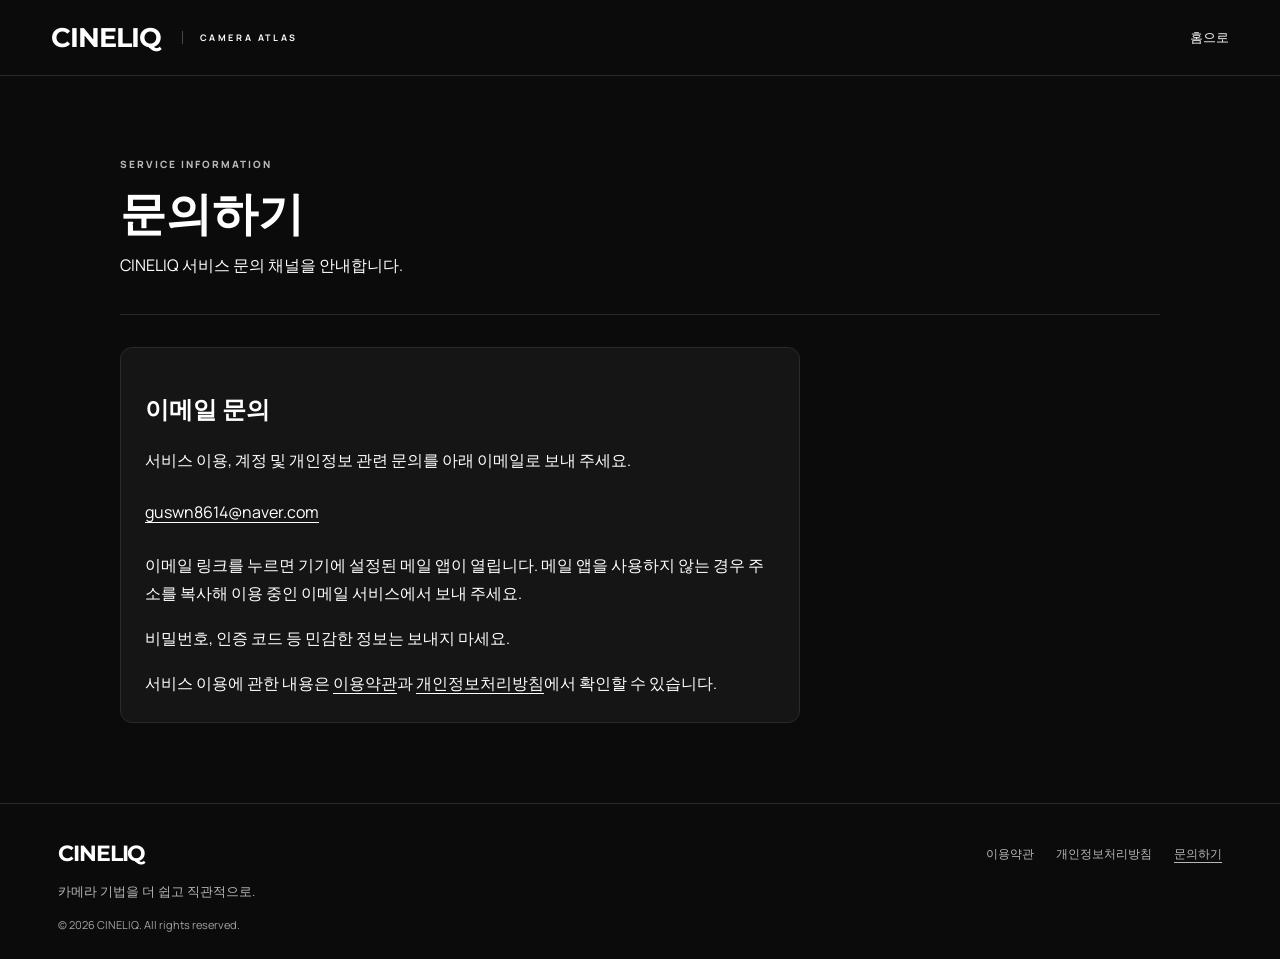
<file: contact.html>
<!doctype html>
<html lang="ko" class="legal-document">
  <head>
    <meta charset="UTF-8" />
    <meta name="viewport" content="width=device-width,initial-scale=1" />
    <meta name="theme-color" content="#0b0b0b" />
    <meta name="description" content="CINELIQ 서비스 문의 채널 안내입니다." />
    <title>문의하기 | CINELIQ</title>
    <script src="theme.js?v=1"></script>
    <script src="accessibility.js?v=1"></script>
    <link rel="stylesheet" href="styles.css" />
    <link rel="stylesheet" href="legal.css" />
    <link rel="stylesheet" href="service-info.css?v=1" />
    <script src="service-info.js?v=1" defer></script>
    <link rel="icon" href="favicon.ico?v=1" sizes="16x16 32x32 48x48" />
    <link rel="icon" href="favicon.svg?v=1" type="image/svg+xml" sizes="any" />
    <link rel="icon" href="favicon-32x32.png?v=1" type="image/png" sizes="32x32" />
    <link rel="apple-touch-icon" href="apple-touch-icon.png?v=1" sizes="180x180" />
    <link rel="stylesheet" href="theme.css?v=1" />
    <link rel="stylesheet" href="accessibility.css?v=1" />
  </head>
  <body class="legal-page">
    <header class="site-header">
      <a class="brand" href="./" aria-label="CINELIQ 홈"
        ><span class="brand-wordmark">CINELIQ</span
        ><span class="brand-caption">CAMERA ATLAS</span></a
      >
      <a class="legal-home-link" href="./">홈으로</a>
    </header>
    <main class="legal-main">
      <header class="legal-intro">
        <p class="eyebrow">SERVICE INFORMATION</p>
        <h1>문의하기</h1>
        <p>CINELIQ 서비스 문의 채널을 안내합니다.</p>
      </header>
      <section class="contact-message" aria-labelledby="contactStatus">
        <h2 id="contactStatus">이메일 문의</h2>
        <p>서비스 이용, 계정 및 개인정보 관련 문의를 아래 이메일로 보내 주세요.</p>
        <p>
          <a class="contact-email" href="mailto:guswn8614@naver.com"
            >guswn8614@naver.com</a
          >
        </p>
        <p>
          이메일 링크를 누르면 기기에 설정된 메일 앱이 열립니다. 메일 앱을 사용하지 않는
          경우 주소를 복사해 이용 중인 이메일 서비스에서 보내 주세요.
        </p>
        <p>비밀번호, 인증 코드 등 민감한 정보는 보내지 마세요.</p>
        <p>
          서비스 이용에 관한 내용은 <a href="terms.html">이용약관</a>과
          <a href="privacy.html">개인정보처리방침</a>에서 확인할 수 있습니다.
        </p>
      </section>
    </main>
    <footer
      class="service-footer"
      data-service-footer
      aria-label="CINELIQ 서비스 정보"
    ></footer>
  </body>
</html>
</file>
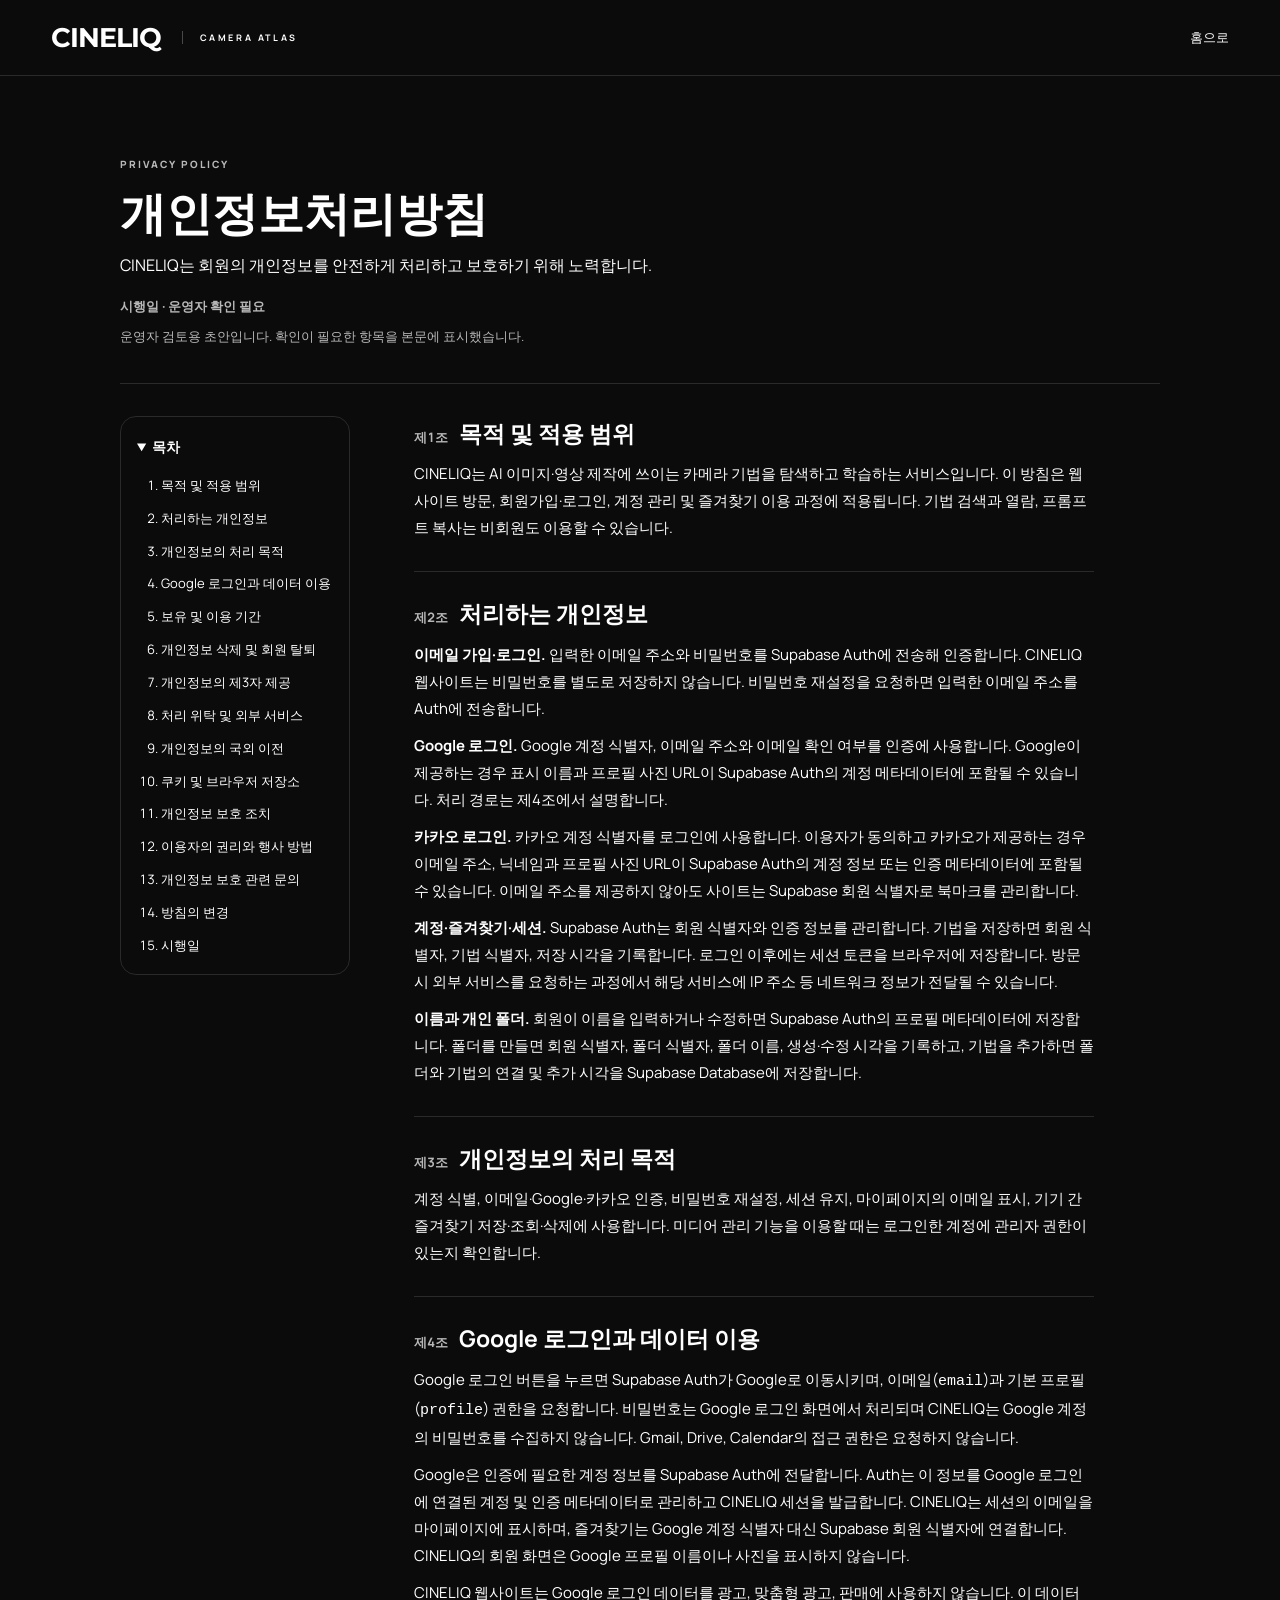
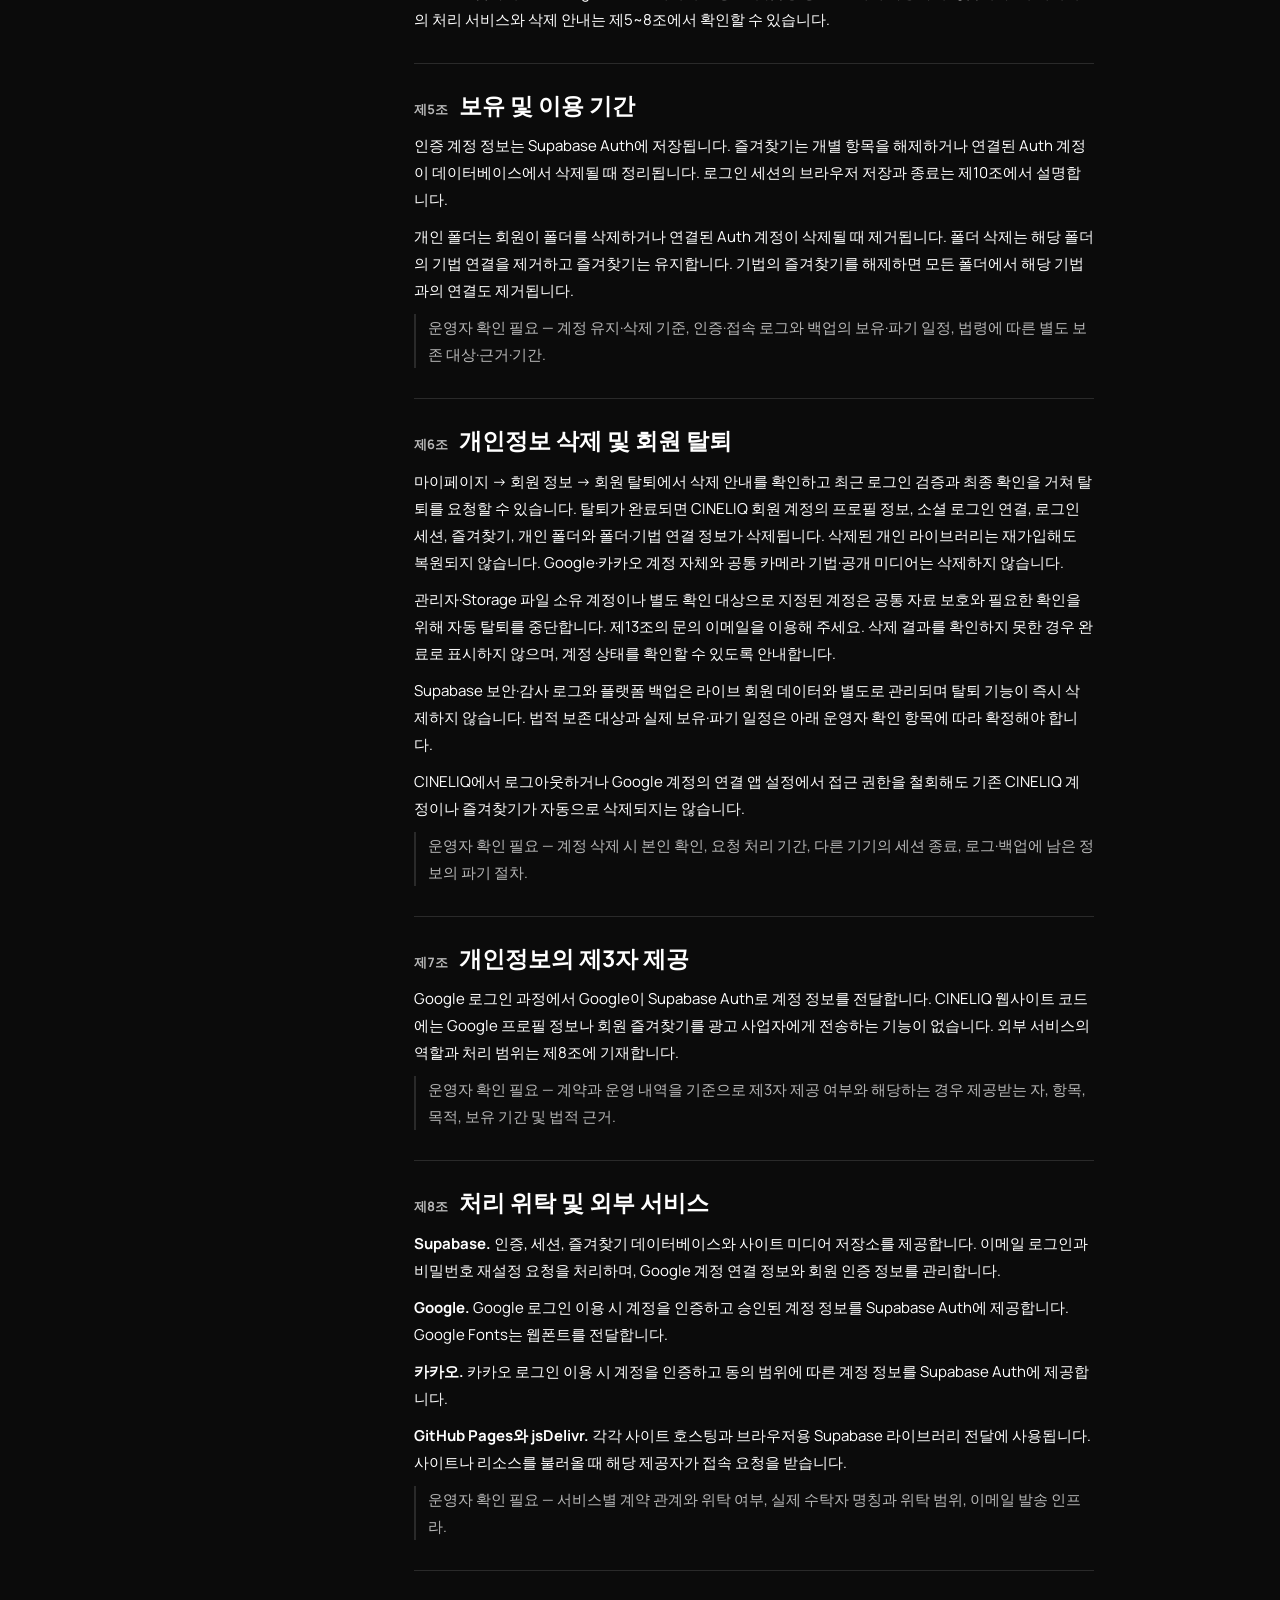
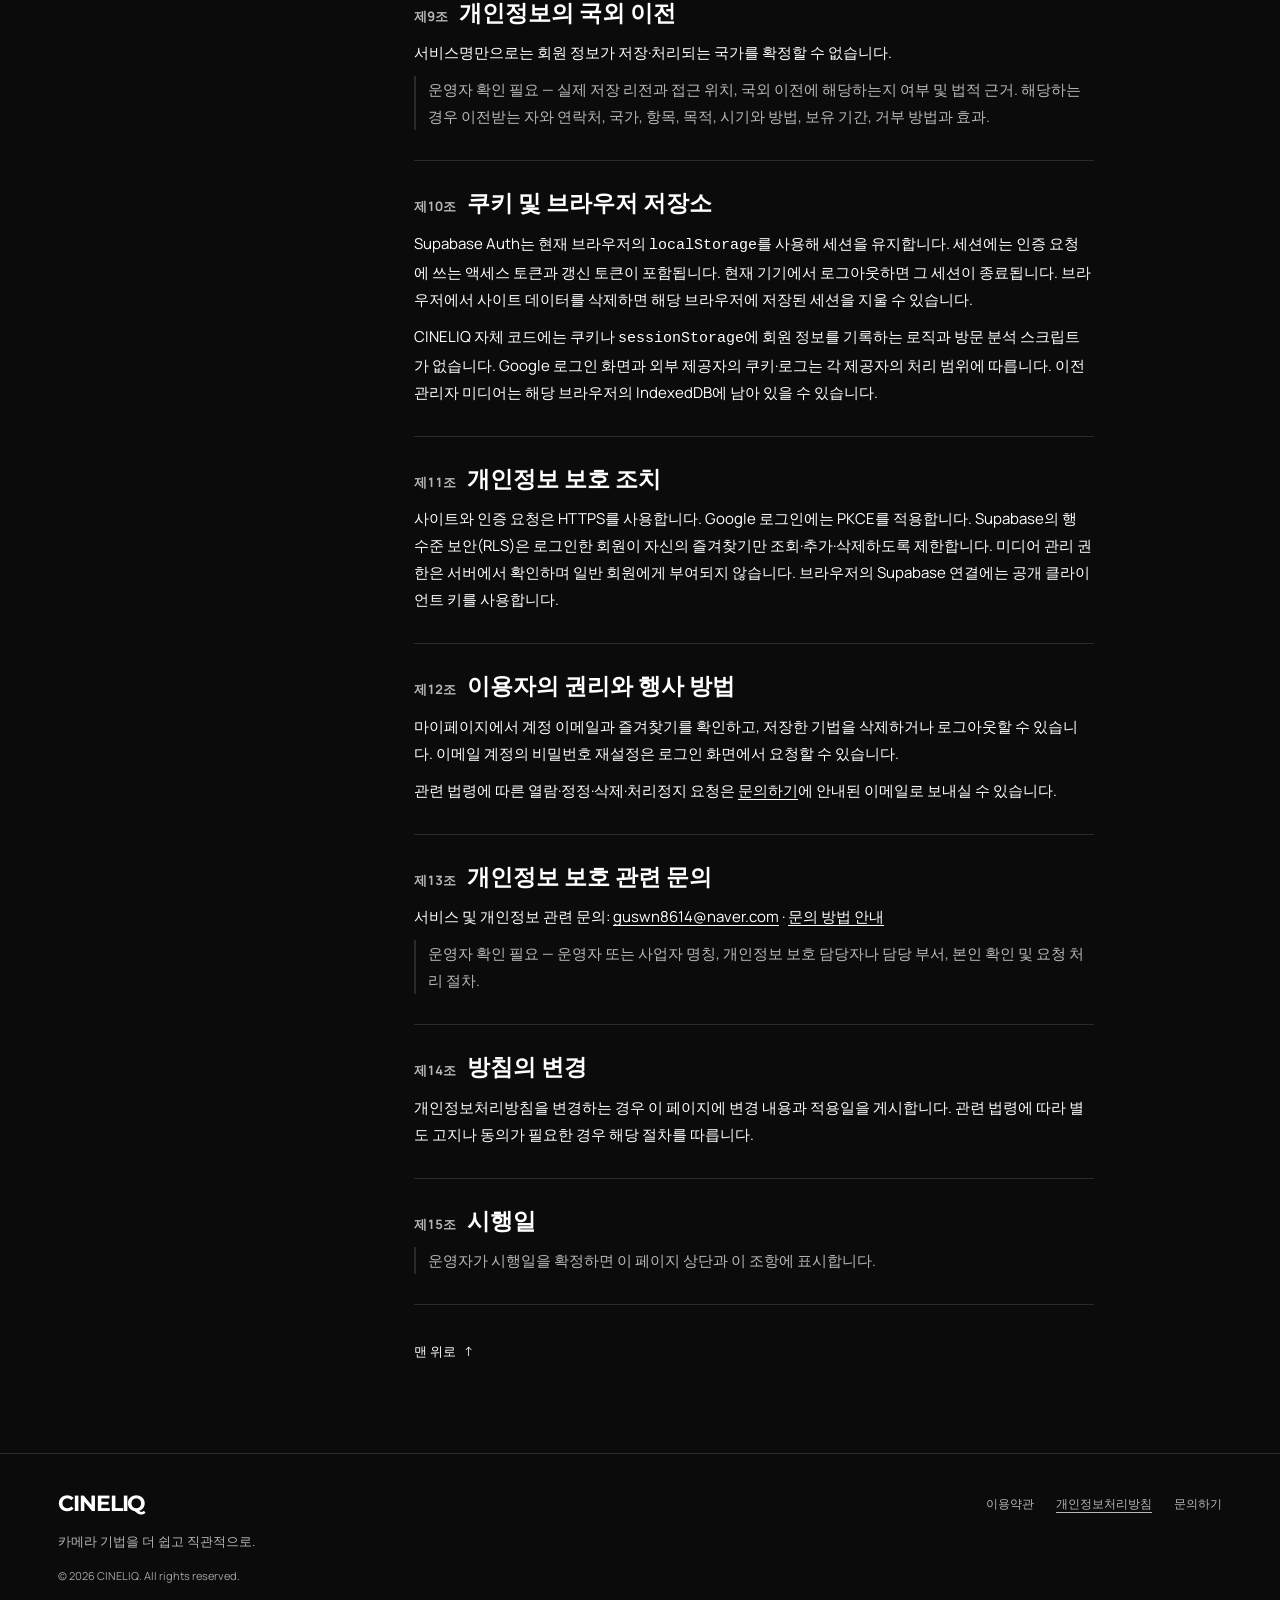
<file: privacy.html>
<!doctype html>
<html lang="ko" class="legal-document">
  <head>
    <meta charset="UTF-8" />
    <meta name="viewport" content="width=device-width,initial-scale=1" />
    <meta name="theme-color" content="#111214" />
    <meta
      name="description"
      content="CINELIQ는 회원의 개인정보를 안전하게 처리하고 보호하기 위해 노력합니다."
    />
    <title>개인정보처리방침 | CINELIQ</title>
    <script src="theme.js?v=1"></script>
    <script src="accessibility.js?v=1"></script>
    <link rel="stylesheet" href="styles.css" />
    <link rel="stylesheet" href="legal.css" />
    <link rel="stylesheet" href="service-info.css?v=1" />
    <script src="service-info.js?v=1" defer></script>
    <link rel="icon" href="favicon.ico?v=1" sizes="16x16 32x32 48x48" />
    <link rel="icon" href="favicon.svg?v=1" type="image/svg+xml" sizes="any" />
    <link rel="icon" href="favicon-32x32.png?v=1" type="image/png" sizes="32x32" />
    <link rel="apple-touch-icon" href="apple-touch-icon.png?v=1" sizes="180x180" />
    <link rel="stylesheet" href="theme.css?v=1" />
    <link rel="stylesheet" href="accessibility.css?v=1" />
  </head>
  <body class="legal-page">
    <header class="site-header">
      <a class="brand" href="./" aria-label="CINELIQ 홈">
        <span class="brand-wordmark">CINELIQ</span
        ><span class="brand-caption">CAMERA ATLAS</span>
      </a>
      <a class="legal-home-link" href="./">홈으로</a>
    </header>
    <main class="legal-main">
      <header class="legal-intro">
        <p class="eyebrow">PRIVACY POLICY</p>
        <h1>개인정보처리방침</h1>
        <p>CINELIQ는 회원의 개인정보를 안전하게 처리하고 보호하기 위해 노력합니다.</p>
        <p class="legal-date">시행일 · 운영자 확인 필요</p>
        <p class="legal-draft">
          운영자 검토용 초안입니다. 확인이 필요한 항목을 본문에 표시했습니다.
        </p>
      </header>
      <div class="legal-layout">
        <details class="legal-toc" open>
          <summary>목차</summary>
          <nav aria-label="개인정보처리방침 목차">
            <ol>
              <li><a href="#article-1">목적 및 적용 범위</a></li>
              <li><a href="#article-2">처리하는 개인정보</a></li>
              <li><a href="#article-3">개인정보의 처리 목적</a></li>
              <li><a href="#article-4">Google 로그인과 데이터 이용</a></li>
              <li><a href="#article-5">보유 및 이용 기간</a></li>
              <li><a href="#article-6">개인정보 삭제 및 회원 탈퇴</a></li>
              <li><a href="#article-7">개인정보의 제3자 제공</a></li>
              <li><a href="#article-8">처리 위탁 및 외부 서비스</a></li>
              <li><a href="#article-9">개인정보의 국외 이전</a></li>
              <li><a href="#article-10">쿠키 및 브라우저 저장소</a></li>
              <li><a href="#article-11">개인정보 보호 조치</a></li>
              <li><a href="#article-12">이용자의 권리와 행사 방법</a></li>
              <li><a href="#article-13">개인정보 보호 관련 문의</a></li>
              <li><a href="#article-14">방침의 변경</a></li>
              <li><a href="#article-15">시행일</a></li>
            </ol>
          </nav>
        </details>
        <article aria-label="개인정보처리방침 본문">
          <section class="legal-section" id="article-1" tabindex="-1">
            <h2><span class="legal-number">제1조</span> 목적 및 적용 범위</h2>
            <p>
              CINELIQ는 AI 이미지·영상 제작에 쓰이는 카메라 기법을 탐색하고 학습하는
              서비스입니다. 이 방침은 웹사이트 방문, 회원가입·로그인, 계정 관리 및
              즐겨찾기 이용 과정에 적용됩니다. 기법 검색과 열람, 프롬프트 복사는 비회원도
              이용할 수 있습니다.
            </p>
          </section>
          <section class="legal-section" id="article-2" tabindex="-1">
            <h2><span class="legal-number">제2조</span> 처리하는 개인정보</h2>
            <p>
              <strong>이메일 가입·로그인.</strong> 입력한 이메일 주소와 비밀번호를
              Supabase Auth에 전송해 인증합니다. CINELIQ 웹사이트는 비밀번호를 별도로
              저장하지 않습니다. 비밀번호 재설정을 요청하면 입력한 이메일 주소를 Auth에
              전송합니다.
            </p>
            <p>
              <strong>Google 로그인.</strong> Google 계정 식별자, 이메일 주소와 이메일
              확인 여부를 인증에 사용합니다. Google이 제공하는 경우 표시 이름과 프로필
              사진 URL이 Supabase Auth의 계정 메타데이터에 포함될 수 있습니다. 처리 경로는
              제4조에서 설명합니다.
            </p>
            <p>
              <strong>카카오 로그인.</strong> 카카오 계정 식별자를 로그인에 사용합니다.
              이용자가 동의하고 카카오가 제공하는 경우 이메일 주소, 닉네임과 프로필 사진
              URL이 Supabase Auth의 계정 정보 또는 인증 메타데이터에 포함될 수 있습니다.
              이메일 주소를 제공하지 않아도 사이트는 Supabase 회원 식별자로 북마크를
              관리합니다.
            </p>
            <p>
              <strong>계정·즐겨찾기·세션.</strong> Supabase Auth는 회원 식별자와 인증
              정보를 관리합니다. 기법을 저장하면 회원 식별자, 기법 식별자, 저장 시각을
              기록합니다. 로그인 이후에는 세션 토큰을 브라우저에 저장합니다. 방문 시 외부
              서비스를 요청하는 과정에서 해당 서비스에 IP 주소 등 네트워크 정보가 전달될
              수 있습니다.
            </p>
            <p>
              <strong>이름과 개인 폴더.</strong> 회원이 이름을 입력하거나 수정하면
              Supabase Auth의 프로필 메타데이터에 저장합니다. 폴더를 만들면 회원 식별자,
              폴더 식별자, 폴더 이름, 생성·수정 시각을 기록하고, 기법을 추가하면 폴더와
              기법의 연결 및 추가 시각을 Supabase Database에 저장합니다.
            </p>
          </section>
          <section class="legal-section" id="article-3" tabindex="-1">
            <h2><span class="legal-number">제3조</span> 개인정보의 처리 목적</h2>
            <p>
              계정 식별, 이메일·Google·카카오 인증, 비밀번호 재설정, 세션 유지,
              마이페이지의 이메일 표시, 기기 간 즐겨찾기 저장·조회·삭제에 사용합니다.
              미디어 관리 기능을 이용할 때는 로그인한 계정에 관리자 권한이 있는지
              확인합니다.
            </p>
          </section>
          <section class="legal-section" id="article-4" tabindex="-1">
            <h2><span class="legal-number">제4조</span> Google 로그인과 데이터 이용</h2>
            <p>
              Google 로그인 버튼을 누르면 Supabase Auth가 Google로 이동시키며,
              이메일(<code>email</code>)과 기본 프로필(<code>profile</code>) 권한을
              요청합니다. 비밀번호는 Google 로그인 화면에서 처리되며 CINELIQ는 Google
              계정의 비밀번호를 수집하지 않습니다. Gmail, Drive, Calendar의 접근 권한은
              요청하지 않습니다.
            </p>
            <p>
              Google은 인증에 필요한 계정 정보를 Supabase Auth에 전달합니다. Auth는 이
              정보를 Google 로그인에 연결된 계정 및 인증 메타데이터로 관리하고 CINELIQ
              세션을 발급합니다. CINELIQ는 세션의 이메일을 마이페이지에 표시하며,
              즐겨찾기는 Google 계정 식별자 대신 Supabase 회원 식별자에 연결합니다.
              CINELIQ의 회원 화면은 Google 프로필 이름이나 사진을 표시하지 않습니다.
            </p>
            <p>
              CINELIQ 웹사이트는 Google 로그인 데이터를 광고, 맞춤형 광고, 판매에 사용하지
              않습니다. 이 데이터의 처리 서비스와 삭제 안내는 제5~8조에서 확인할 수
              있습니다.
            </p>
          </section>
          <section class="legal-section" id="article-5" tabindex="-1">
            <h2><span class="legal-number">제5조</span> 보유 및 이용 기간</h2>
            <p>
              인증 계정 정보는 Supabase Auth에 저장됩니다. 즐겨찾기는 개별 항목을
              해제하거나 연결된 Auth 계정이 데이터베이스에서 삭제될 때 정리됩니다. 로그인
              세션의 브라우저 저장과 종료는 제10조에서 설명합니다.
            </p>
            <p>
              개인 폴더는 회원이 폴더를 삭제하거나 연결된 Auth 계정이 삭제될 때
              제거됩니다. 폴더 삭제는 해당 폴더의 기법 연결을 제거하고 즐겨찾기는
              유지합니다. 기법의 즐겨찾기를 해제하면 모든 폴더에서 해당 기법과의 연결도
              제거됩니다.
            </p>
            <p class="legal-review">
              운영자 확인 필요 — 계정 유지·삭제 기준, 인증·접속 로그와 백업의 보유·파기
              일정, 법령에 따른 별도 보존 대상·근거·기간.
            </p>
          </section>
          <section class="legal-section" id="article-6" tabindex="-1">
            <h2><span class="legal-number">제6조</span> 개인정보 삭제 및 회원 탈퇴</h2>
            <p>
              마이페이지 → 회원 정보 → 회원 탈퇴에서 삭제 안내를 확인하고 최근 로그인
              검증과 최종 확인을 거쳐 탈퇴를 요청할 수 있습니다. 탈퇴가 완료되면 CINELIQ
              회원 계정의 프로필 정보, 소셜 로그인 연결, 로그인 세션, 즐겨찾기, 개인
              폴더와 폴더·기법 연결 정보가 삭제됩니다. 삭제된 개인 라이브러리는 재가입해도
              복원되지 않습니다. Google·카카오 계정 자체와 공통 카메라 기법·공개 미디어는
              삭제하지 않습니다.
            </p>
            <p>
              관리자·Storage 파일 소유 계정이나 별도 확인 대상으로 지정된 계정은 공통 자료
              보호와 필요한 확인을 위해 자동 탈퇴를 중단합니다. 제13조의 문의 이메일을
              이용해 주세요. 삭제 결과를 확인하지 못한 경우 완료로 표시하지 않으며, 계정
              상태를 확인할 수 있도록 안내합니다.
            </p>
            <p>
              Supabase 보안·감사 로그와 플랫폼 백업은 라이브 회원 데이터와 별도로 관리되며
              탈퇴 기능이 즉시 삭제하지 않습니다. 법적 보존 대상과 실제 보유·파기 일정은
              아래 운영자 확인 항목에 따라 확정해야 합니다.
            </p>
            <p>
              CINELIQ에서 로그아웃하거나 Google 계정의 연결 앱 설정에서 접근 권한을
              철회해도 기존 CINELIQ 계정이나 즐겨찾기가 자동으로 삭제되지는 않습니다.
            </p>
            <p class="legal-review">
              운영자 확인 필요 — 계정 삭제 시 본인 확인, 요청 처리 기간, 다른 기기의 세션
              종료, 로그·백업에 남은 정보의 파기 절차.
            </p>
          </section>
          <section class="legal-section" id="article-7" tabindex="-1">
            <h2><span class="legal-number">제7조</span> 개인정보의 제3자 제공</h2>
            <p>
              Google 로그인 과정에서 Google이 Supabase Auth로 계정 정보를 전달합니다.
              CINELIQ 웹사이트 코드에는 Google 프로필 정보나 회원 즐겨찾기를 광고
              사업자에게 전송하는 기능이 없습니다. 외부 서비스의 역할과 처리 범위는
              제8조에 기재합니다.
            </p>
            <p class="legal-review">
              운영자 확인 필요 — 계약과 운영 내역을 기준으로 제3자 제공 여부와 해당하는
              경우 제공받는 자, 항목, 목적, 보유 기간 및 법적 근거.
            </p>
          </section>
          <section class="legal-section" id="article-8" tabindex="-1">
            <h2><span class="legal-number">제8조</span> 처리 위탁 및 외부 서비스</h2>
            <p>
              <strong>Supabase.</strong> 인증, 세션, 즐겨찾기 데이터베이스와 사이트 미디어
              저장소를 제공합니다. 이메일 로그인과 비밀번호 재설정 요청을 처리하며, Google
              계정 연결 정보와 회원 인증 정보를 관리합니다.
            </p>
            <p>
              <strong>Google.</strong> Google 로그인 이용 시 계정을 인증하고 승인된 계정
              정보를 Supabase Auth에 제공합니다. Google Fonts는 웹폰트를 전달합니다.
            </p>
            <p>
              <strong>카카오.</strong> 카카오 로그인 이용 시 계정을 인증하고 동의 범위에
              따른 계정 정보를 Supabase Auth에 제공합니다.
            </p>
            <p>
              <strong>GitHub Pages와 jsDelivr.</strong> 각각 사이트 호스팅과 브라우저용
              Supabase 라이브러리 전달에 사용됩니다. 사이트나 리소스를 불러올 때 해당
              제공자가 접속 요청을 받습니다.
            </p>
            <p class="legal-review">
              운영자 확인 필요 — 서비스별 계약 관계와 위탁 여부, 실제 수탁자 명칭과 위탁
              범위, 이메일 발송 인프라.
            </p>
          </section>
          <section class="legal-section" id="article-9" tabindex="-1">
            <h2><span class="legal-number">제9조</span> 개인정보의 국외 이전</h2>
            <p>서비스명만으로는 회원 정보가 저장·처리되는 국가를 확정할 수 없습니다.</p>
            <p class="legal-review">
              운영자 확인 필요 — 실제 저장 리전과 접근 위치, 국외 이전에 해당하는지 여부
              및 법적 근거. 해당하는 경우 이전받는 자와 연락처, 국가, 항목, 목적, 시기와
              방법, 보유 기간, 거부 방법과 효과.
            </p>
          </section>
          <section class="legal-section" id="article-10" tabindex="-1">
            <h2><span class="legal-number">제10조</span> 쿠키 및 브라우저 저장소</h2>
            <p>
              Supabase Auth는 현재 브라우저의 <code>localStorage</code>를 사용해 세션을
              유지합니다. 세션에는 인증 요청에 쓰는 액세스 토큰과 갱신 토큰이 포함됩니다.
              현재 기기에서 로그아웃하면 그 세션이 종료됩니다. 브라우저에서 사이트
              데이터를 삭제하면 해당 브라우저에 저장된 세션을 지울 수 있습니다.
            </p>
            <p>
              CINELIQ 자체 코드에는 쿠키나 <code>sessionStorage</code>에 회원 정보를
              기록하는 로직과 방문 분석 스크립트가 없습니다. Google 로그인 화면과 외부
              제공자의 쿠키·로그는 각 제공자의 처리 범위에 따릅니다. 이전 관리자 미디어는
              해당 브라우저의 IndexedDB에 남아 있을 수 있습니다.
            </p>
          </section>
          <section class="legal-section" id="article-11" tabindex="-1">
            <h2><span class="legal-number">제11조</span> 개인정보 보호 조치</h2>
            <p>
              사이트와 인증 요청은 HTTPS를 사용합니다. Google 로그인에는 PKCE를
              적용합니다. Supabase의 행 수준 보안(RLS)은 로그인한 회원이 자신의 즐겨찾기만
              조회·추가·삭제하도록 제한합니다. 미디어 관리 권한은 서버에서 확인하며 일반
              회원에게 부여되지 않습니다. 브라우저의 Supabase 연결에는 공개 클라이언트
              키를 사용합니다.
            </p>
          </section>
          <section class="legal-section" id="article-12" tabindex="-1">
            <h2><span class="legal-number">제12조</span> 이용자의 권리와 행사 방법</h2>
            <p>
              마이페이지에서 계정 이메일과 즐겨찾기를 확인하고, 저장한 기법을 삭제하거나
              로그아웃할 수 있습니다. 이메일 계정의 비밀번호 재설정은 로그인 화면에서
              요청할 수 있습니다.
            </p>
            <p>
              관련 법령에 따른 열람·정정·삭제·처리정지 요청은
              <a href="contact.html">문의하기</a>에 안내된 이메일로 보내실 수 있습니다.
            </p>
          </section>
          <section class="legal-section" id="article-13" tabindex="-1">
            <h2><span class="legal-number">제13조</span> 개인정보 보호 관련 문의</h2>
            <p>
              서비스 및 개인정보 관련 문의:
              <a href="mailto:guswn8614@naver.com">guswn8614@naver.com</a> ·
              <a href="contact.html">문의 방법 안내</a>
            </p>
            <p class="legal-review">
              운영자 확인 필요 — 운영자 또는 사업자 명칭, 개인정보 보호 담당자나 담당
              부서, 본인 확인 및 요청 처리 절차.
            </p>
          </section>
          <section class="legal-section" id="article-14" tabindex="-1">
            <h2><span class="legal-number">제14조</span> 방침의 변경</h2>
            <p>
              개인정보처리방침을 변경하는 경우 이 페이지에 변경 내용과 적용일을
              게시합니다. 관련 법령에 따라 별도 고지나 동의가 필요한 경우 해당 절차를
              따릅니다.
            </p>
          </section>
          <section class="legal-section" id="article-15" tabindex="-1">
            <h2><span class="legal-number">제15조</span> 시행일</h2>
            <p class="legal-review">
              운영자가 시행일을 확정하면 이 페이지 상단과 이 조항에 표시합니다.
            </p>
          </section>
          <a class="legal-top-link" href="#top"
            >맨 위로 <span aria-hidden="true">↑</span></a
          >
        </article>
      </div>
    </main>
    <footer
      class="service-footer"
      data-service-footer
      aria-label="CINELIQ 서비스 정보"
    ></footer>
  </body>
</html>
</file>
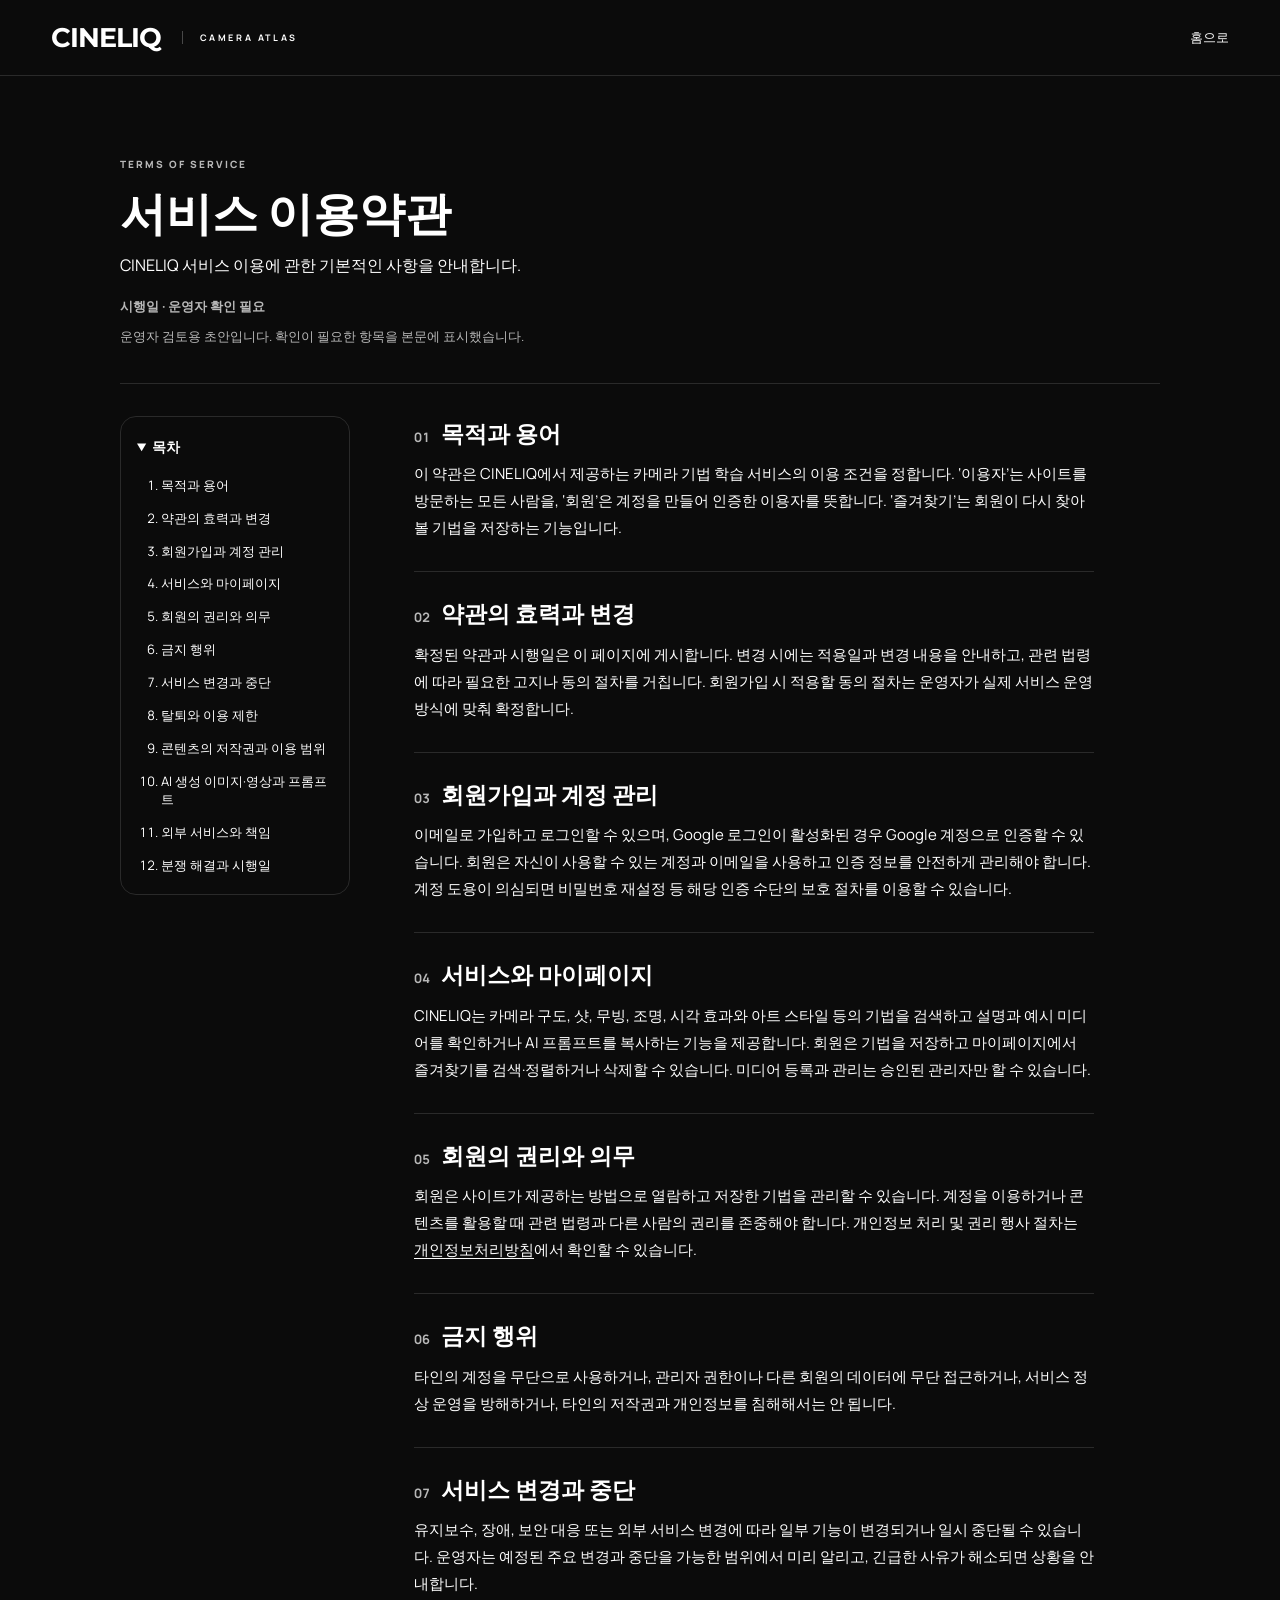
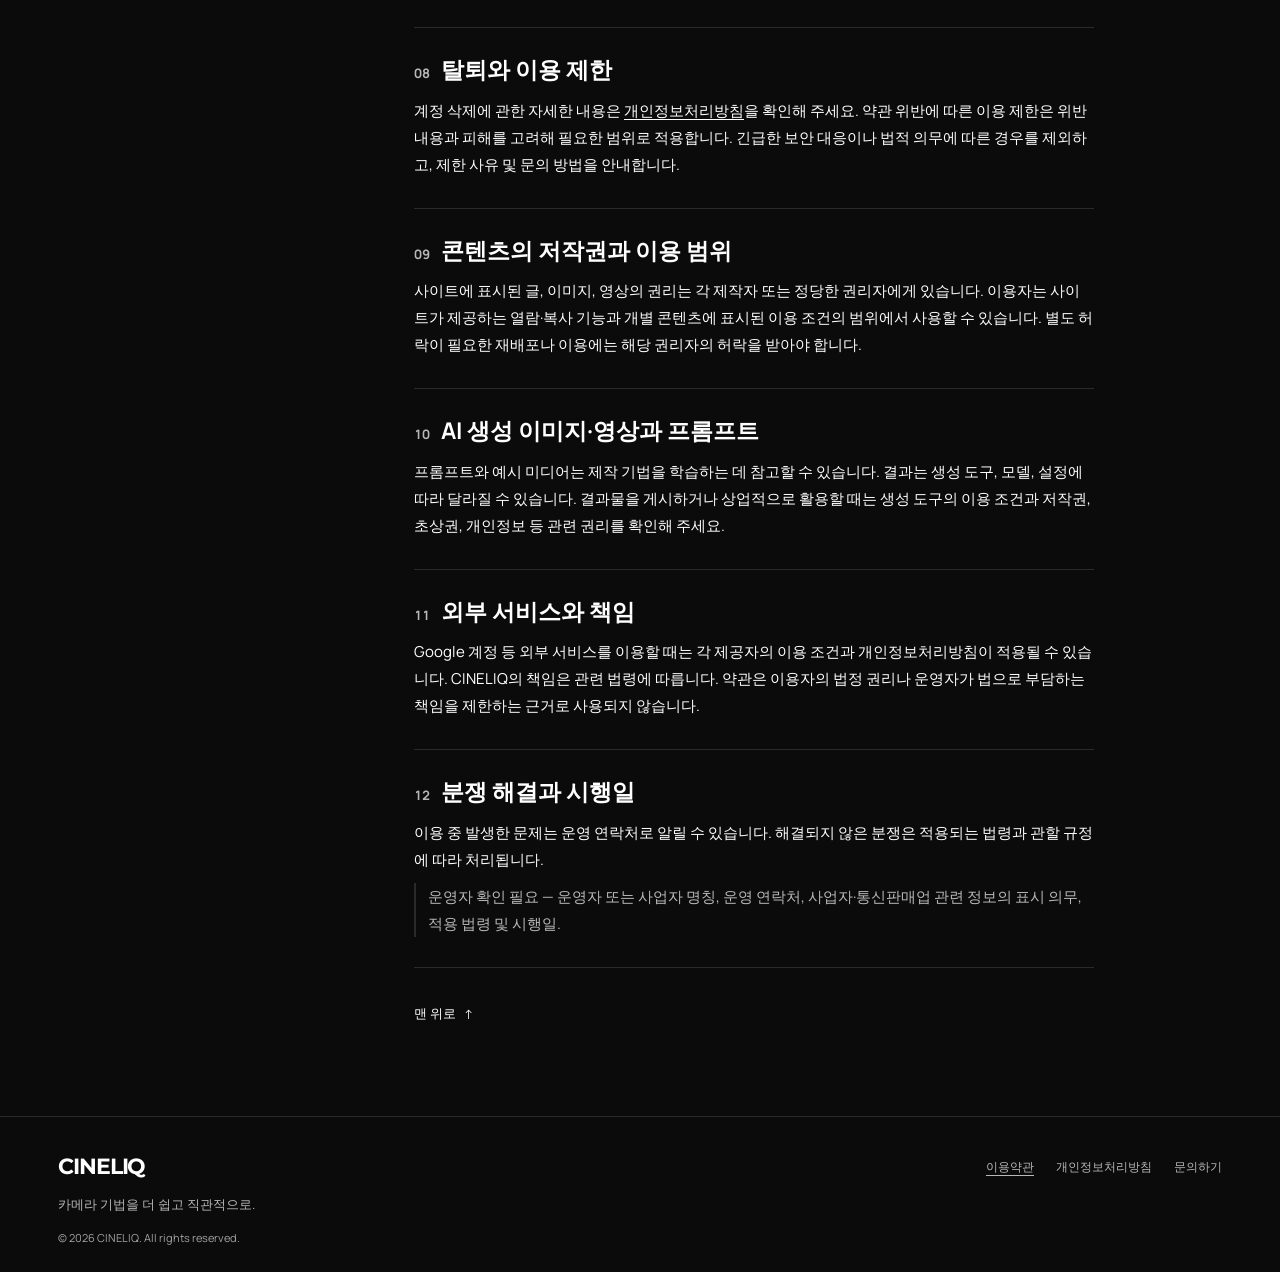
<file: terms.html>
<!doctype html>
<html lang="ko" class="legal-document">
  <head>
    <meta charset="UTF-8" />
    <meta name="viewport" content="width=device-width,initial-scale=1" />
    <meta name="theme-color" content="#111214" />
    <meta
      name="description"
      content="CINELIQ 서비스 이용에 관한 기본적인 사항을 안내합니다."
    />
    <title>서비스 이용약관 | CINELIQ</title>
    <script src="theme.js?v=1"></script>
    <script src="accessibility.js?v=1"></script>
    <link rel="stylesheet" href="styles.css" />
    <link rel="stylesheet" href="legal.css" />
    <link rel="stylesheet" href="service-info.css?v=1" />
    <script src="service-info.js?v=1" defer></script>
    <link rel="icon" href="favicon.ico?v=1" sizes="16x16 32x32 48x48" />
    <link rel="icon" href="favicon.svg?v=1" type="image/svg+xml" sizes="any" />
    <link rel="icon" href="favicon-32x32.png?v=1" type="image/png" sizes="32x32" />
    <link rel="apple-touch-icon" href="apple-touch-icon.png?v=1" sizes="180x180" />
    <link rel="stylesheet" href="theme.css?v=1" />
    <link rel="stylesheet" href="accessibility.css?v=1" />
  </head>
  <body class="legal-page">
    <header class="site-header">
      <a class="brand" href="./" aria-label="CINELIQ 홈">
        <span class="brand-wordmark">CINELIQ</span
        ><span class="brand-caption">CAMERA ATLAS</span>
      </a>
      <a class="legal-home-link" href="./">홈으로</a>
    </header>
    <main class="legal-main">
      <header class="legal-intro">
        <p class="eyebrow">TERMS OF SERVICE</p>
        <h1>서비스 이용약관</h1>
        <p>CINELIQ 서비스 이용에 관한 기본적인 사항을 안내합니다.</p>
        <p class="legal-date">시행일 · 운영자 확인 필요</p>
        <p class="legal-draft">
          운영자 검토용 초안입니다. 확인이 필요한 항목을 본문에 표시했습니다.
        </p>
      </header>
      <div class="legal-layout">
        <details class="legal-toc" open>
          <summary>목차</summary>
          <nav aria-label="서비스 이용약관 목차">
            <ol>
              <li><a href="#article-1">목적과 용어</a></li>
              <li><a href="#article-2">약관의 효력과 변경</a></li>
              <li><a href="#article-3">회원가입과 계정 관리</a></li>
              <li><a href="#article-4">서비스와 마이페이지</a></li>
              <li><a href="#article-5">회원의 권리와 의무</a></li>
              <li><a href="#article-6">금지 행위</a></li>
              <li><a href="#article-7">서비스 변경과 중단</a></li>
              <li><a href="#article-8">탈퇴와 이용 제한</a></li>
              <li><a href="#article-9">콘텐츠의 저작권과 이용 범위</a></li>
              <li><a href="#article-10">AI 생성 이미지·영상과 프롬프트</a></li>
              <li><a href="#article-11">외부 서비스와 책임</a></li>
              <li><a href="#article-12">분쟁 해결과 시행일</a></li>
            </ol>
          </nav>
        </details>
        <article aria-label="서비스 이용약관 본문">
          <section class="legal-section" id="article-1" tabindex="-1">
            <h2><span class="legal-number">01</span> 목적과 용어</h2>
            <p>
              이 약관은 CINELIQ에서 제공하는 카메라 기법 학습 서비스의 이용 조건을
              정합니다. ‘이용자’는 사이트를 방문하는 모든 사람을, ‘회원’은 계정을 만들어
              인증한 이용자를 뜻합니다. ‘즐겨찾기’는 회원이 다시 찾아볼 기법을 저장하는
              기능입니다.
            </p>
          </section>
          <section class="legal-section" id="article-2" tabindex="-1">
            <h2><span class="legal-number">02</span> 약관의 효력과 변경</h2>
            <p>
              확정된 약관과 시행일은 이 페이지에 게시합니다. 변경 시에는 적용일과 변경
              내용을 안내하고, 관련 법령에 따라 필요한 고지나 동의 절차를 거칩니다.
              회원가입 시 적용할 동의 절차는 운영자가 실제 서비스 운영 방식에 맞춰
              확정합니다.
            </p>
          </section>
          <section class="legal-section" id="article-3" tabindex="-1">
            <h2><span class="legal-number">03</span> 회원가입과 계정 관리</h2>
            <p>
              이메일로 가입하고 로그인할 수 있으며, Google 로그인이 활성화된 경우 Google
              계정으로 인증할 수 있습니다. 회원은 자신이 사용할 수 있는 계정과 이메일을
              사용하고 인증 정보를 안전하게 관리해야 합니다. 계정 도용이 의심되면 비밀번호
              재설정 등 해당 인증 수단의 보호 절차를 이용할 수 있습니다.
            </p>
          </section>
          <section class="legal-section" id="article-4" tabindex="-1">
            <h2><span class="legal-number">04</span> 서비스와 마이페이지</h2>
            <p>
              CINELIQ는 카메라 구도, 샷, 무빙, 조명, 시각 효과와 아트 스타일 등의 기법을
              검색하고 설명과 예시 미디어를 확인하거나 AI 프롬프트를 복사하는 기능을
              제공합니다. 회원은 기법을 저장하고 마이페이지에서 즐겨찾기를 검색·정렬하거나
              삭제할 수 있습니다. 미디어 등록과 관리는 승인된 관리자만 할 수 있습니다.
            </p>
          </section>
          <section class="legal-section" id="article-5" tabindex="-1">
            <h2><span class="legal-number">05</span> 회원의 권리와 의무</h2>
            <p>
              회원은 사이트가 제공하는 방법으로 열람하고 저장한 기법을 관리할 수 있습니다.
              계정을 이용하거나 콘텐츠를 활용할 때 관련 법령과 다른 사람의 권리를 존중해야
              합니다. 개인정보 처리 및 권리 행사 절차는
              <a href="privacy.html">개인정보처리방침</a>에서 확인할 수 있습니다.
            </p>
          </section>
          <section class="legal-section" id="article-6" tabindex="-1">
            <h2><span class="legal-number">06</span> 금지 행위</h2>
            <p>
              타인의 계정을 무단으로 사용하거나, 관리자 권한이나 다른 회원의 데이터에 무단
              접근하거나, 서비스 정상 운영을 방해하거나, 타인의 저작권과 개인정보를
              침해해서는 안 됩니다.
            </p>
          </section>
          <section class="legal-section" id="article-7" tabindex="-1">
            <h2><span class="legal-number">07</span> 서비스 변경과 중단</h2>
            <p>
              유지보수, 장애, 보안 대응 또는 외부 서비스 변경에 따라 일부 기능이
              변경되거나 일시 중단될 수 있습니다. 운영자는 예정된 주요 변경과 중단을
              가능한 범위에서 미리 알리고, 긴급한 사유가 해소되면 상황을 안내합니다.
            </p>
          </section>
          <section class="legal-section" id="article-8" tabindex="-1">
            <h2><span class="legal-number">08</span> 탈퇴와 이용 제한</h2>
            <p>
              계정 삭제에 관한 자세한 내용은 <a href="privacy.html">개인정보처리방침</a>을
              확인해 주세요. 약관 위반에 따른 이용 제한은 위반 내용과 피해를 고려해 필요한
              범위로 적용합니다. 긴급한 보안 대응이나 법적 의무에 따른 경우를 제외하고,
              제한 사유 및 문의 방법을 안내합니다.
            </p>
          </section>
          <section class="legal-section" id="article-9" tabindex="-1">
            <h2><span class="legal-number">09</span> 콘텐츠의 저작권과 이용 범위</h2>
            <p>
              사이트에 표시된 글, 이미지, 영상의 권리는 각 제작자 또는 정당한 권리자에게
              있습니다. 이용자는 사이트가 제공하는 열람·복사 기능과 개별 콘텐츠에 표시된
              이용 조건의 범위에서 사용할 수 있습니다. 별도 허락이 필요한 재배포나
              이용에는 해당 권리자의 허락을 받아야 합니다.
            </p>
          </section>
          <section class="legal-section" id="article-10" tabindex="-1">
            <h2><span class="legal-number">10</span> AI 생성 이미지·영상과 프롬프트</h2>
            <p>
              프롬프트와 예시 미디어는 제작 기법을 학습하는 데 참고할 수 있습니다. 결과는
              생성 도구, 모델, 설정에 따라 달라질 수 있습니다. 결과물을 게시하거나
              상업적으로 활용할 때는 생성 도구의 이용 조건과 저작권, 초상권, 개인정보 등
              관련 권리를 확인해 주세요.
            </p>
          </section>
          <section class="legal-section" id="article-11" tabindex="-1">
            <h2><span class="legal-number">11</span> 외부 서비스와 책임</h2>
            <p>
              Google 계정 등 외부 서비스를 이용할 때는 각 제공자의 이용 조건과
              개인정보처리방침이 적용될 수 있습니다. CINELIQ의 책임은 관련 법령에
              따릅니다. 약관은 이용자의 법정 권리나 운영자가 법으로 부담하는 책임을
              제한하는 근거로 사용되지 않습니다.
            </p>
          </section>
          <section class="legal-section" id="article-12" tabindex="-1">
            <h2><span class="legal-number">12</span> 분쟁 해결과 시행일</h2>
            <p>
              이용 중 발생한 문제는 운영 연락처로 알릴 수 있습니다. 해결되지 않은 분쟁은
              적용되는 법령과 관할 규정에 따라 처리됩니다.
            </p>
            <p class="legal-review">
              운영자 확인 필요 — 운영자 또는 사업자 명칭, 운영 연락처, 사업자·통신판매업
              관련 정보의 표시 의무, 적용 법령 및 시행일.
            </p>
          </section>
          <a class="legal-top-link" href="#top"
            >맨 위로 <span aria-hidden="true">↑</span></a
          >
        </article>
      </div>
    </main>
    <footer
      class="service-footer"
      data-service-footer
      aria-label="CINELIQ 서비스 정보"
    ></footer>
  </body>
</html>
</file>
<file: styles.css>
@import url('https://fonts.googleapis.com/css2?family=DM+Sans:wght@400;500;600;700&family=Google+Sans:wght@500&family=Manrope:wght@400;500;600;700;800&family=Montserrat:wght@700&display=swap');

:root {
  color-scheme: light;
  --paper: #fafafa;
  --white: #fff;
  --surface: #f2f2f2;
  --hover: #eee;
  --elevated: #eaeaea;
  --line: #ddd;
  --edge: #b5b5b5;
  --ink: #171717;
  --secondary: #525252;
  --muted: #666;
  --focus: #525252;
  --dark: #111;
  --dark-surface: #181818;
  --dark-line: #3c3c3c;
  --hero-paper: #f7f6f1;
  --hero-ink: #242424;
  --scrim: #0009;
  --sidebar: 248px;
  --content-max: 1260px;
  --header-height: 72px;
  --radius: 10px;
  --control-radius: 8px;
}

* {
  box-sizing: border-box;
}
html {
  scroll-behavior: smooth;
}
body {
  margin: 0;
  color: var(--ink);
  background: var(--paper);
  font-family:
    'Manrope', 'Pretendard', 'Apple SD Gothic Neo', 'Malgun Gothic', sans-serif;
  -webkit-font-smoothing: antialiased;
}
button,
input,
select {
  font: inherit;
}
button {
  cursor: pointer;
}
button:focus-visible,
a:focus-visible,
input:focus-visible,
select:focus-visible,
.tech-card:focus-visible {
  outline: 2px solid var(--focus);
  outline-offset: 3px;
}
a {
  text-decoration: none;
  color: inherit;
}
[hidden] {
  display: none !important;
}
.site-header {
  height: var(--header-height);
  background: var(--white);
  border-bottom: 1px solid var(--line);
  display: flex;
  align-items: center;
  justify-content: space-between;
  padding: 0 39px;
  position: sticky;
  top: 0;
  z-index: 20;
}
.brand {
  display: flex;
  align-items: center;
  gap: 9px;
}
.brand-wordmark {
  color: var(--dark);
  font:
    700 25px/1 'Montserrat',
    Arial,
    Helvetica,
    sans-serif;
  letter-spacing: -0.35px;
}
.header-start {
  display: flex;
  align-items: center;
  gap: 14px;
}
.brand-caption {
  margin-left: 12px;
  padding-left: 17px;
  border-left: 1px solid var(--line);
  font-size: 10px;
  letter-spacing: 2px;
  font-weight: 700;
  color: var(--muted);
}
.header-actions {
  display: flex;
  align-items: center;
  gap: 26px;
}
.header-caption {
  font-size: 10px;
  letter-spacing: 1.8px;
  color: var(--muted);
  font-weight: 700;
}
.btn {
  border: 0;
  border-radius: var(--control-radius);
  padding: 12px 19px;
  font-weight: 700;
  font-size: 12px;
  transition:
    background-color 0.15s,
    border-color 0.15s;
  display: inline-flex;
  align-items: center;
  justify-content: center;
  gap: 7px;
}
.btn.ghost {
  background: var(--surface);
  color: var(--secondary);
}
.btn.nav-toggle {
  width: 44px;
  height: 44px;
  padding: 0;
  border: 1px solid transparent;
  border-radius: 12px;
  background: transparent;
  color: var(--ink);
}
.btn.nav-toggle:hover,
.btn.nav-toggle[aria-expanded='true'] {
  border-color: var(--line);
}
.nav-toggle span {
  position: relative;
  width: 22px;
  height: 16px;
  flex: none;
  pointer-events: none;
}
.nav-toggle span::before,
.nav-toggle span::after {
  content: '';
  position: absolute;
  top: 7px;
  left: 0;
  width: 100%;
  height: 2px;
  border-radius: 2px;
  background: currentColor;
  transition: transform 0.18s ease;
}
.nav-toggle span::before {
  transform: translateY(-3px);
}
.nav-toggle span::after {
  transform: translateY(3px) scaleX(0.72);
}
.nav-toggle[aria-expanded='true'] span::before {
  transform: rotate(45deg);
}
.nav-toggle[aria-expanded='true'] span::after {
  transform: rotate(-45deg);
}
.btn.outline {
  background: var(--white);
  border: 1px solid var(--line);
  color: var(--secondary);
}
.btn.dark {
  background: var(--ink);
  color: var(--white);
}
.btn.small {
  padding: 10px 14px;
  font-size: 11px;
}
.btn.active-admin {
  background: var(--ink);
  color: var(--white);
}
.layout {
  min-height: calc(100vh - var(--header-height));
}
.sidebar {
  display: none;
  position: fixed;
  top: var(--header-height);
  bottom: 0;
  left: 0;
  z-index: 15;
  width: var(--sidebar);
  background: var(--white);
  border-right: 1px solid var(--line);
  overflow-y: auto;
  overscroll-behavior: contain;
  scrollbar-width: none;
}
.sidebar::-webkit-scrollbar {
  display: none;
}
.app-shell:has(.nav-toggle[aria-expanded='true']) .sidebar {
  display: block;
}
.sidebar-inner {
  padding: 24px 17px 25px 25px;
}
.overline,
.eyebrow {
  font-size: 10px;
  font-weight: 800;
  letter-spacing: 2px;
}
.overline {
  color: var(--muted);
  margin: 0 0 8px;
}
.sidebar h2 {
  font-size: 17px;
  letter-spacing: -0.6px;
  margin: 0 0 27px;
}
.nav-stack {
  display: grid;
  gap: 6px;
}
.nav-btn {
  display: flex;
  align-items: center;
  text-align: left;
  gap: 12px;
  width: 100%;
  padding: 14px 13px;
  border: 1px solid transparent;
  border-radius: var(--radius);
  background: transparent;
  color: var(--secondary);
  font-weight: 700;
  font-size: 13px;
}
.nav-btn .nav-icon {
  font-size: 18px;
  font-weight: 400;
  width: 21px;
  text-align: center;
}
.nav-btn .nav-count {
  margin-left: auto;
  font-size: 10px;
  font-weight: 700;
  color: var(--muted);
}
.nav-btn:hover {
  background: var(--hover);
}
.nav-btn.active {
  background: var(--ink);
  border-color: var(--ink);
  color: var(--white);
}
.nav-btn.active .nav-count {
  color: var(--white);
}
.sidebar-rule {
  height: 1px;
  background: var(--line);
  margin: 29px 9px 23px;
}
.side-label {
  font-size: 10px;
  font-weight: 800;
  color: var(--muted);
  letter-spacing: 1.2px;
  padding-left: 11px;
}
.section-nav {
  display: grid;
  gap: 3px;
}
.section-btn {
  display: flex;
  align-items: center;
  gap: 9px;
  padding: 10px 12px;
  width: 100%;
  text-align: left;
  border: 0;
  background: transparent;
  border-radius: var(--control-radius);
  color: var(--secondary);
  font-size: 11px;
  font-weight: 600;
}
.section-btn:hover {
  background: var(--hover);
}
.section-btn.active {
  color: var(--ink);
  background: var(--elevated);
  box-shadow: inset 2px 0 var(--ink);
  font-weight: 800;
}
.section-btn .sec-no {
  font-size: 10px;
  color: var(--muted);
  min-width: 20px;
}
.sidebar-footer {
  border-top: 1px solid var(--line);
  margin: 30px 8px 0;
  padding-top: 20px;
  display: grid;
  gap: 9px;
}
.sidebar-footer span {
  font-size: 8px;
  color: var(--muted);
  letter-spacing: 1.2px;
}
.sidebar-footer strong {
  font-size: 14px;
  line-height: 1.55;
  color: var(--secondary);
}
.main-content {
  min-width: 0;
}
.hero {
  background: var(--hero-paper);
  min-height: 290px;
  display: grid;
  grid-template-columns: 1fr 300px;
  position: relative;
  overflow: hidden;
  padding: 42px 55px;
  color: var(--hero-ink);
}
.hero-copy {
  z-index: 1;
}
.eyebrow {
  display: flex;
  align-items: center;
  gap: 12px;
  color: var(--hero-ink);
  margin: 0 0 20px;
}
.eyebrow-line {
  width: 25px;
  height: 1px;
  background: var(--hero-ink);
}
.hero h1 {
  font-size: clamp(30px, 3.2vw, 43px);
  letter-spacing: -2.7px;
  line-height: 1.35;
  margin: 0 0 16px;
}
.hero h1 em {
  font-style: normal;
}
.hero-description {
  font-size: 12px;
  line-height: 2;
  color: var(--hero-ink);
  margin: 0;
}
.hero-meta {
  display: flex;
  gap: 17px;
  align-items: center;
  margin-top: 31px;
  font-size: 9px;
  letter-spacing: 1.2px;
  color: var(--hero-ink);
  font-weight: 700;
}
.hero-meta b {
  color: var(--hero-ink);
  font-size: 16px;
  margin-right: 4px;
}
.meta-divider {
  height: 13px;
  width: 1px;
  background: var(--hero-ink);
}
.hero-art {
  z-index: 1;
  display: grid;
  place-items: center;
  position: relative;
}
.viewfinder {
  width: 250px;
  height: 181px;
  border: 1px solid var(--hero-ink);
  position: relative;
  display: grid;
  place-items: center;
  border-radius: var(--radius);
}
.viewfinder:before,
.viewfinder:after {
  content: '';
  position: absolute;
  background: var(--hero-ink);
}
.viewfinder:before {
  height: 1px;
  width: 100%;
  top: 50%;
}
.viewfinder:after {
  width: 1px;
  height: 100%;
  left: 50%;
}
.corner {
  position: absolute;
  width: 20px;
  height: 20px;
  border-color: var(--hero-ink);
  border-style: solid;
}
.tl {
  left: -2px;
  top: -2px;
  border-width: 2px 0 0 2px;
}
.tr {
  right: -2px;
  top: -2px;
  border-width: 2px 2px 0 0;
}
.bl {
  left: -2px;
  bottom: -2px;
  border-width: 0 0 2px 2px;
}
.br {
  right: -2px;
  bottom: -2px;
  border-width: 0 2px 2px 0;
}
.focus-cross {
  font-size: 36px;
  color: var(--hero-ink);
  z-index: 1;
  font-weight: 300;
}
.viewfinder-label,
.viewfinder-foot {
  position: absolute;
  font-size: 8px;
  letter-spacing: 1px;
  color: var(--hero-ink);
  left: 9px;
  top: 9px;
}
.viewfinder-foot {
  top: auto;
  bottom: 8px;
}
.art-orbit {
  display: none;
}
.catalog {
  padding: 43px 0 70px;
}
.section-head {
  display: flex;
  align-items: end;
  justify-content: space-between;
  gap: 15px;
  margin-bottom: 25px;
}
.eyebrow.dark {
  color: var(--muted);
  margin: 0 0 9px;
}
.section-head h2 {
  font-size: 27px;
  letter-spacing: -1.3px;
  margin: 0;
}
.count-label {
  font-size: 14px;
  color: var(--muted);
  vertical-align: middle;
  margin-left: 7px;
  font-weight: 600;
}
.section-head-note {
  color: var(--muted);
}
.toolbar {
  display: grid;
  column-gap: 10px;
}
.filter-controls,
.sort-controls {
  display: contents;
}
.filter-toggle {
  display: none;
}
.filter-row {
  grid-column: 1/-1;
}
.search-field {
  display: flex;
  align-items: center;
  gap: 9px;
  flex: 1;
  min-width: 0;
  background: var(--white);
  border: 1px solid var(--line);
  border-radius: var(--radius);
  padding: 0 15px;
  height: 48px;
}
.search-symbol {
  font-size: 24px;
  color: var(--muted);
}
.search-field input {
  border: 0;
  outline: 0;
  width: 100%;
  min-width: 0;
  background: transparent;
  font-size: 12px;
  color: var(--ink);
}
.search-field input::placeholder {
  color: var(--muted);
}
kbd {
  border: 1px solid var(--line);
  border-radius: 4px;
  padding: 3px 6px;
  color: var(--muted);
  font-size: 10px;
}
.toolbar select {
  min-width: 138px;
  border: 1px solid var(--line);
  background: var(--white);
  border-radius: var(--radius);
  padding: 0 14px;
  color: var(--secondary);
  font-size: 11px;
  font-weight: 700;
}
.filter-row {
  display: flex;
  gap: 16px;
  margin-top: 21px;
  flex-wrap: wrap;
}
.filter-row.compact {
  margin-top: 11px;
}
.filter-label {
  font-weight: 800;
  letter-spacing: 1px;
  color: var(--muted);
  width: 78px;
}
.chip-list {
  display: flex;
  gap: 7px;
  flex-wrap: wrap;
}
.chip {
  border: 1px solid var(--line);
  background: var(--white);
  color: var(--secondary);
  border-radius: 50px;
  padding: 8px 12px;
  font-size: 10px;
  font-weight: 700;
}
.chip:hover {
  border-color: var(--edge);
}
.chip.active {
  background: var(--ink);
  color: var(--white);
  border-color: var(--ink);
}
.result-summary {
  display: flex;
  justify-content: space-between;
  color: var(--muted);
  font-size: 11px;
  margin: 27px 0 14px;
}
.card-grid {
  display: grid;
  gap: 16px;
}
.tech-card {
  background: var(--white);
  border: 1px solid var(--line);
  border-radius: var(--radius);
  overflow: hidden;
  transition:
    border-color 0.15s,
    background-color 0.15s;
  cursor: pointer;
  min-width: 0;
}
.tech-card:hover {
  border-color: var(--edge);
}
.card-media {
  height: 150px;
  background: var(--surface);
  position: relative;
  overflow: hidden;
  display: flex;
  align-items: center;
  justify-content: center;
}
.card-media img,
.card-media video {
  width: 100%;
  height: 100%;
  object-fit: cover;
}
.card-media.empty:before {
  content: '';
  position: absolute;
  width: 45%;
  height: 56%;
  border: 1px solid var(--line);
  border-radius: var(--control-radius);
}
.card-media.empty:after {
  content: '+';
  position: absolute;
  font-size: 48px;
  font-weight: 200;
  color: var(--muted);
}
.media-indicator {
  position: absolute;
  top: 11px;
  left: 11px;
  border-radius: 5px;
  background: var(--white);
  padding: 6px 9px;
  font-size: 9px;
  font-weight: 800;
  color: var(--secondary);
  z-index: 2;
}
.card-no {
  position: absolute;
  right: 12px;
  bottom: 11px;
  color: var(--muted);
  font-size: 11px;
  font-weight: 800;
  letter-spacing: 1px;
  z-index: 1;
}
.card-content {
  padding: 16px;
}
.card-section {
  color: var(--muted);
  font-size: 9px;
  font-weight: 800;
  letter-spacing: 0.8px;
  margin-bottom: 9px;
}
.card-title-row {
  display: flex;
  justify-content: space-between;
  align-items: start;
  gap: 8px;
}
.card-title {
  font-size: 16px;
  letter-spacing: -0.6px;
  margin: 0;
  font-weight: 800;
  line-height: 1.5;
}
.copy-icon-btn {
  border: 1px solid var(--line);
  background: var(--white);
  border-radius: var(--control-radius);
  min-width: 29px;
  height: 29px;
  color: var(--muted);
  font-size: 14px;
}
.copy-icon-btn:hover {
  background: var(--hover);
}
.copy-icon {
  flex: none;
  vertical-align: middle;
}
.card-en {
  font-size: 11px;
  color: var(--muted);
  margin: 2px 0 11px;
  font-weight: 600;
}
.card-description {
  font-size: 12px;
  color: var(--secondary);
  margin: 0;
  min-height: 38px;
}
.card-foot {
  border-top: 1px solid var(--line);
  margin-top: 17px;
  padding-top: 13px;
  display: flex;
  align-items: center;
  justify-content: space-between;
}
.card-foot span {
  font-size: 9px;
  color: var(--muted);
  font-weight: 700;
}
.card-foot .open-link {
  font-size: 11px;
  color: var(--ink);
  font-weight: 800;
}
.empty-state {
  text-align: center;
  padding: 75px 10px;
}
.empty-mark {
  font-size: 65px;
  color: var(--muted);
}
.empty-state h3 {
  font-size: 20px;
}
.empty-state p {
  color: var(--muted);
  font-size: 12px;
}
.load-more-wrap {
  display: flex;
  justify-content: center;
  margin-top: 31px;
}
.site-footer {
  border-top: 1px solid var(--line);
  display: flex;
  justify-content: space-between;
  padding: 22px 0;
  color: var(--muted);
  font-size: 9px;
  letter-spacing: 1.4px;
  font-weight: 800;
}
.modal-layer {
  position: fixed;
  inset: 0;
  z-index: 50;
  display: flex;
  justify-content: flex-end;
}
.modal-scrim {
  position: absolute;
  inset: 0;
  background: var(--scrim);
}
.detail-panel {
  position: relative;
  background: var(--white);
  width: min(680px, 100%);
  height: 100%;
  overflow: auto;
  border-left: 1px solid var(--line);
}
.modal-close {
  position: sticky;
  float: right;
  top: 18px;
  right: 22px;
  margin: 18px 20px -60px 0;
  border: 0;
  background: var(--surface);
  width: 37px;
  height: 37px;
  border-radius: 50%;
  font-size: 26px;
  color: var(--secondary);
  z-index: 5;
}
.detail-inner {
  padding: 53px 47px 55px;
}
.detail-overline {
  font-size: 10px;
  letter-spacing: 1.3px;
  color: var(--muted);
  font-weight: 800;
}
.detail-heading {
  display: flex;
  justify-content: space-between;
  align-items: start;
  gap: 15px;
  margin: 16px 0 8px;
}
.detail-heading h2 {
  font-size: 32px;
  letter-spacing: -1.4px;
  margin: 0;
}
.detail-en {
  font-size: 15px;
  color: var(--muted);
  font-weight: 600;
  margin: 0 0 25px;
}
.detail-media {
  background: var(--surface);
  border-radius: var(--radius);
  min-height: 270px;
  overflow: hidden;
  position: relative;
  display: grid;
  place-items: center;
}
.detail-media img,
.detail-media video {
  width: 100%;
  max-height: 410px;
  object-fit: contain;
  background: var(--dark);
}
.placeholder-inner {
  text-align: center;
  color: var(--muted);
  padding: 38px;
}
.placeholder-icon {
  display: block;
  font-size: 44px;
  font-weight: 300;
  line-height: 1;
}
.placeholder-inner strong {
  display: block;
  color: var(--ink);
  font-size: 13px;
  margin: 10px 0;
}
.placeholder-inner p {
  font-size: 11px;
  line-height: 1.8;
}
.detail-info {
  margin-top: 30px;
}
.info-label {
  font-size: 10px;
  color: var(--muted);
  letter-spacing: 1px;
  font-weight: 800;
  margin: 0 0 10px;
}
.detail-description {
  font-size: 14px;
  line-height: 1.9;
  color: var(--secondary);
  margin: 0;
}
.detail-tags {
  display: flex;
  gap: 7px;
  flex-wrap: wrap;
  margin-top: 16px;
}
.detail-tags span {
  background: var(--surface);
  border-radius: 50px;
  padding: 7px 11px;
  color: var(--secondary);
  font-size: 10px;
  font-weight: 700;
}
.prompt-box {
  background: var(--surface);
  border: 1px solid var(--line);
  border-radius: var(--radius);
  padding: 20px;
  margin-top: 26px;
}
.prompt-box .prompt-head {
  display: flex;
  justify-content: space-between;
  align-items: center;
  margin-bottom: 15px;
}
.prompt-head strong {
  font-size: 12px;
}
.prompt-text {
  font-size: 12px;
  line-height: 1.9;
  white-space: pre-wrap;
  word-break: break-word;
  color: var(--secondary);
  margin: 0;
}
.prompt-hint {
  font-size: 10px;
  color: var(--muted);
  margin-top: 14px;
}
.admin-box {
  margin-top: 27px;
  padding: 20px;
  border: 1px solid var(--edge);
  border-radius: var(--radius);
  background: var(--surface);
}
.admin-box h3 {
  margin: 0 0 7px;
  font-size: 14px;
}
.admin-box p {
  font-size: 11px;
  line-height: 1.8;
  color: var(--secondary);
}
.admin-actions {
  display: flex;
  gap: 8px;
  flex-wrap: wrap;
}
.toast {
  position: fixed;
  bottom: 25px;
  left: 50%;
  transform: translate(-50%, 20px);
  background: var(--ink);
  color: var(--white);
  padding: 12px 18px;
  border-radius: var(--radius);
  font-size: 12px;
  font-weight: 700;
  z-index: 80;
  opacity: 0;
  pointer-events: none;
  transition: 0.2s;
}
.toast.show {
  opacity: 1;
  transform: translate(-50%, 0);
}
.admin-notice {
  font-size: 11px;
  background: var(--surface);
  color: var(--secondary);
  padding: 12px 15px;
  border-radius: var(--control-radius);
  margin: 18px 0 0;
  line-height: 1.8;
}
.admin-notice strong {
  color: var(--ink);
}
.admin-top-actions {
  display: flex;
  gap: 8px;
  flex-wrap: wrap;
  margin-top: 13px;
}
.storage-status {
  font-size: 10px;
  color: var(--muted);
  margin-top: 10px;
}
html {
  scroll-padding-top: calc(var(--header-height) + 12px);
  scrollbar-color: var(--edge) var(--surface);
}
button:disabled,
input:disabled,
select:disabled {
  opacity: 0.55;
  cursor: not-allowed;
}
label.btn {
  cursor: pointer;
}
.btn.ghost:not(.active-admin):not(.nav-toggle):hover,
.btn.outline:hover,
.modal-close:hover {
  background: var(--hover);
}
.btn.dark:hover,
.btn.active-admin:hover {
  background: var(--dark-line);
}
.search-field:focus-within {
  border-color: var(--focus);
  outline: 2px solid var(--focus);
  outline-offset: 2px;
}
.search-field:focus-within .search-symbol {
  color: var(--ink);
}
.toolbar select:hover,
.copy-icon-btn:hover {
  border-color: var(--edge);
}
.chip:not(.active):hover {
  background: var(--hover);
}
.tech-card[data-selected] {
  border-color: var(--ink);
  outline: 1px solid var(--ink);
}
.tech-card[data-selected] .card-content {
  background: var(--surface);
}
.card-media {
  border-bottom: 1px solid var(--line);
}
.detail-media {
  border: 1px solid var(--line);
}
.prompt-box .prompt-head {
  gap: 8px;
  flex-wrap: wrap;
}
.detail-heading {
  flex-wrap: wrap;
}
.file-input {
  position: absolute;
  width: 1px;
  height: 1px;
  opacity: 0;
  display: block;
}
.admin-actions:focus-within label.btn:has(+ .file-input:focus-visible) {
  outline: 2px solid var(--focus);
  outline-offset: 3px;
}
@media (prefers-reduced-motion: reduce) {
  html {
    scroll-behavior: auto;
  }
  .btn,
  .tech-card,
  .toast,
  .nav-toggle span::before,
  .nav-toggle span::after {
    transition: none;
  }
}
@media (min-width: 761px) {
  .main-content {
    width: calc(100% - 60px);
    max-width: var(--content-max);
    margin-inline: auto;
  }
  .hero {
    box-shadow: 0 0 0 100vmax var(--hero-paper);
    clip-path: inset(0 -100vmax);
  }
}
@media (max-width: 1150px) {
  :root {
    --sidebar: 210px;
  }
  .hero {
    padding: 49px 35px;
    grid-template-columns: 1fr 200px;
  }
  .viewfinder {
    width: 175px;
    height: 145px;
  }
  .catalog {
    padding: 38px 0;
  }
  .card-grid {
    grid-template-columns: repeat(2, minmax(0, 1fr));
  }
  .section-head-note {
    display: none;
  }
}
@media (max-width: 760px) {
  :root {
    --header-height: 62px;
  }
  .site-header {
    padding: 0 17px;
  }
  .brand-wordmark {
    font-size: 22px;
  }
  .brand-caption,
  .header-caption {
    display: none;
  }
  .header-start {
    gap: 8px;
  }
  .sidebar {
    display: block;
    position: sticky;
    top: var(--header-height);
    bottom: auto;
    left: auto;
    z-index: 10;
    width: auto;
    border-right: 0;
    border-bottom: 1px solid var(--line);
    overflow: visible;
  }
  .sidebar-inner {
    padding: 7px 10px;
  }
  .sidebar .overline,
  .sidebar h2,
  .sidebar-rule,
  .side-label,
  .section-nav,
  .sidebar-footer {
    display: none;
  }
  .app-shell:has(.nav-toggle[aria-expanded='true']) .sidebar .side-label {
    display: block;
    margin: 8px 0;
    padding: 10px 10px 0;
    border-top: 1px solid var(--line);
  }
  .app-shell:has(.nav-toggle[aria-expanded='true']) .sidebar .section-nav {
    display: grid;
    max-height: min(45dvh, 20rem);
    overflow-y: auto;
    overscroll-behavior: contain;
    padding: 4px;
  }
  .section-nav .section-btn {
    min-height: 44px;
    font-size: 12px;
  }
  .nav-stack {
    grid-template-columns: repeat(4, minmax(0, 1fr));
    gap: 4px;
  }
  .nav-btn {
    min-width: 0;
    min-height: 52px;
    justify-content: center;
    flex-direction: column;
    text-align: center;
    padding: 5px 2px;
    font-size: 11px;
    line-height: 1.2;
    gap: 3px;
  }
  .nav-btn .nav-icon {
    width: auto;
    font-size: 15px;
  }
  .nav-btn .nav-count {
    display: none;
  }
  .hero {
    padding: 32px 22px;
    min-height: 0;
    grid-template-columns: 1fr;
  }
  .hero-art {
    display: none;
  }
  .layout:has(.nav-btn.active:not([data-major='all'])) .hero {
    display: none;
  }
  .hero h1 {
    font-size: 37px;
  }
  .hero-description {
    font-size: 11px;
  }
  .hero-meta {
    gap: 10px;
    font-size: 8px;
  }
  .hero-meta b {
    font-size: 13px;
  }
  .catalog {
    padding: 34px 16px;
  }
  .section-head h2 {
    font-size: 24px;
  }
  .toolbar {
    display: block;
  }
  .filter-toggle {
    display: flex;
    justify-content: space-between;
    width: 100%;
    margin-top: 10px;
  }
  .filter-toggle[aria-expanded='true'] span {
    transform: rotate(180deg);
  }
  .filter-toggle[aria-expanded='false'] + .filter-controls {
    display: none;
  }
  .filter-controls {
    display: block;
  }
  .sort-controls {
    display: flex;
    gap: 10px;
    margin-top: 10px;
  }
  .toolbar select {
    height: 40px;
    flex: 1;
  }
  .filter-row {
    gap: 8px;
    margin-top: 16px;
  }
  .filter-label {
    width: 100%;
    font-size: 9px;
  }
  .card-grid {
    gap: 11px;
  }
  .card-media {
    height: 115px;
  }
  .card-content {
    padding: 13px;
  }
  .card-title {
    font-size: 13px;
  }
  .card-en {
    font-size: 10px;
  }
  .card-description {
    font-size: 11px;
    min-height: 54px;
  }
  .card-foot {
    margin-top: 10px;
  }
  .card-section {
    font-size: 8px;
  }
  .detail-inner {
    padding: 55px 22px;
  }
  .detail-heading h2 {
    font-size: 26px;
  }
  .detail-media {
    min-height: 220px;
  }
  .site-footer {
    padding: 22px 17px;
    gap: 10px;
    font-size: 8px;
  }
  .site-footer span:last-child {
    display: none;
  }
}
@media (max-width: 390px) {
  .card-grid {
    grid-template-columns: 1fr;
  }
  .card-media {
    height: 170px;
  }
  .card-description {
    min-height: 0;
  }
  .hero h1 {
    font-size: 31px;
  }
  .header-actions .btn {
    padding: 9px;
  }
}
.card-media img,
.card-media video {
  object-fit: contain;
  background: var(--dark);
}
.media-gallery {
  display: grid;
  gap: 12px;
}
.media-gallery .detail-media {
  min-height: 0;
}
.admin-dialog {
  width: min(560px, calc(100% - 24px));
  max-height: calc(100dvh - 24px);
  border: 1px solid var(--line);
  border-radius: var(--radius);
  padding: 22px;
  color: var(--ink);
  background: var(--white);
}
.admin-dialog::backdrop {
  background: var(--scrim);
}
.admin-dialog-head {
  display: flex;
  align-items: center;
  justify-content: space-between;
  gap: 12px;
}
.admin-dialog h2 {
  font-size: 18px;
  margin: 0;
}
.admin-dialog h3 {
  font-size: 14px;
}
.admin-dialog p {
  color: var(--secondary);
  font-size: 12px;
  line-height: 1.6;
}
.admin-dialog form {
  display: grid;
  gap: 12px;
  margin-top: 18px;
}
.admin-dialog form label {
  display: grid;
  gap: 5px;
  font-size: 12px;
}
.admin-dialog input:not([type='checkbox']) {
  width: 100%;
  min-width: 0;
  padding: 10px;
  border: 1px solid var(--line);
  border-radius: var(--control-radius);
}
.admin-dialog #loginStatus:empty,
.admin-box #mediaStatus:empty {
  display: none;
}
.media-admin-list {
  display: grid;
  gap: 10px;
  list-style: none;
  margin: 12px 0;
  padding: 0;
}
.media-admin-list li {
  border-bottom: 1px solid var(--line);
  padding: 0 0 10px;
  font-size: 12px;
  overflow-wrap: anywhere;
}
.media-admin-list .admin-actions {
  margin-top: 7px;
  align-items: center;
}
.media-drop {
  border: 1px solid var(--edge);
  border-radius: var(--radius);
  display: flex;
  flex-wrap: wrap;
  align-items: center;
  gap: 10px;
  padding: 12px;
  font-size: 12px;
  color: var(--muted);
}
.media-drop[data-dragging] {
  background: var(--elevated);
  border-color: var(--ink);
}
.media-paste {
  display: grid;
  gap: 10px;
  margin: 16px 0;
  font-size: 13px;
}
.media-paste textarea {
  width: 100%;
  min-height: 72px;
  padding: 12px;
  border: 1px solid #707070;
  border-radius: 8px;
  background: #181818;
  color: #f5f5f5;
  font: inherit;
  resize: vertical;
  user-select: text;
  -webkit-user-select: text;
}
.media-paste textarea::placeholder {
  color: #bcbcbc;
}
.media-paste p {
  margin: 0;
  line-height: 1.6;
}
.media-paste button,
.media-drop .btn {
  min-height: 44px;
}
.media-preview {
  display: grid;
  grid-template-columns: repeat(auto-fit, minmax(min(130px, 100%), 1fr));
  gap: 10px;
  margin: 12px 0;
}
.media-preview figure {
  margin: 0;
  font-size: 11px;
  overflow-wrap: anywhere;
}
.media-preview img,
.media-preview video {
  display: block;
  width: 100%;
  height: 100px;
  object-fit: contain;
  background: var(--dark);
  border-radius: var(--control-radius);
}
.media-preview figcaption {
  margin-top: 4px;
}
#mediaProgress {
  width: 100%;
  margin-top: 10px;
  accent-color: var(--ink);
}
.admin-box label.btn:has(.file-input:focus-visible) {
  outline: 2px solid var(--focus);
  outline-offset: 3px;
}
.admin-box label.btn:has(.file-input:disabled) {
  opacity: 0.55;
  cursor: not-allowed;
}
#adminSession #legacyImport {
  margin-bottom: 16px;
}
.admin-media-filter[hidden],
.admin-only-count[hidden] {
  display: none !important;
}
.card-actions {
  margin-top: 16px;
  display: flex;
  align-items: center;
  justify-content: flex-end;
}
.card-actions .open-link {
  font-size: 11px;
  color: var(--ink);
  font-weight: 800;
}
.card-description {
  -webkit-line-clamp: 3;
  min-height: 3.6em;
}
.card-description {
  display: -webkit-box;
  -webkit-box-orient: vertical;
  -webkit-line-clamp: 2;
  line-clamp: 2;
  overflow: hidden;
  min-height: 0;
  line-height: 1.7;
}
.detail-description {
  display: block;
  overflow: visible;
  white-space: pre-line;
  -webkit-line-clamp: unset;
  line-clamp: unset;
}
body {
  background: #181818;
}
.site-header {
  background: #181818;
  border-bottom-color: #343434;
}
.site-header .brand-wordmark,
.site-header .brand-caption,
.site-header .header-caption {
  color: #f8f8f8;
}
.site-header .brand-caption {
  border-left-color: #484848;
}
.site-header .btn.nav-toggle {
  color: #f8f8f8;
}
.site-header .btn.nav-toggle:hover,
.site-header .btn.nav-toggle[aria-expanded='true'] {
  border-color: #505050;
}
.site-header #adminToggle {
  background: #303030;
  color: #f8f8f8;
}
.site-header #adminToggle:hover {
  background: #404040;
}
.sidebar {
  background: #202020;
  border-color: #363636;
  color: #f8f8f8;
  --ink: #f8f8f8;
  --secondary: #e0e0e0;
  --muted: #b8b8b8;
  --white: #242424;
  --line: #414141;
  --hover: #343434;
  --elevated: #303030;
}
.sidebar .nav-btn.active {
  background: #eee;
  color: #181818;
  border-color: #eee;
}
.sidebar .section-btn.active {
  background: #343434;
  color: #fff;
  box-shadow: inset 2px 0 #eee;
}
.viewfinder {
  border: 0;
  border-radius: 0;
}
.catalog,
.site-footer {
  color: #f7f7f7;
  --ink: #f7f7f7;
  --secondary: #dedede;
  --muted: #bcbcbc;
  --white: #252525;
  --surface: #303030;
  --hover: #373737;
  --elevated: #393939;
  --line: #454545;
  --edge: #777;
  --focus: #fff;
}
.catalog .chip.active {
  background: #f3f3f3;
  color: #181818;
  border-color: #f3f3f3;
}
.catalog .tech-card {
  background: #242424;
}
.catalog .card-media {
  background: #303030;
}
.catalog .card-media.empty:after {
  color: #d2d2d2;
}
.catalog .card-media.empty:before {
  border-color: #535353;
}
.catalog .media-indicator {
  background: #414141;
  color: #f5f5f5;
}
.catalog .search-field,
.catalog .toolbar select,
.catalog .chip:not(.active),
.catalog .copy-icon-btn,
.catalog .btn.outline {
  background: #262626;
  color: #f5f5f5;
}
.catalog .search-field input {
  color: #fff;
}
.catalog .search-field input::placeholder {
  color: #bdbdbd;
}
.catalog .copy-icon-btn:hover,
.catalog .chip:not(.active):hover {
  background: #3c3c3c;
}
.site-footer {
  border-top-color: #454545;
}
@media (max-width: 760px) {
  .sidebar {
    background: #202020;
  }
  .hero {
    background: var(--hero-paper);
  }
}
.hero {
  background: #111;
  --hero-paper: #111;
  --hero-ink: #fff;
  color: #fff;
  isolation: isolate;
}
.hero-background-video {
  position: absolute;
  inset: 0;
  width: 100%;
  height: 100%;
  object-fit: cover;
  object-position: center center;
  z-index: 0;
  pointer-events: none;
}
.hero-video-shade {
  position: absolute;
  inset: 0;
  z-index: 0;
  pointer-events: none;
  background: linear-gradient(
    90deg,
    rgba(0, 0, 0, 0.84) 0%,
    rgba(0, 0, 0, 0.68) 40%,
    rgba(0, 0, 0, 0.3) 75%,
    rgba(0, 0, 0, 0.35) 100%
  );
}
.hero-copy,
.hero-art {
  position: relative;
  z-index: 1;
}
.hero .eyebrow,
.hero .hero-description,
.hero .hero-meta,
.hero .hero-meta b {
  color: #f5f5f5;
}
.hero .eyebrow-line,
.hero .meta-divider {
  background: #e5e5e5;
}
.hero .viewfinder {
  --hero-ink: #fff;
}
.hero {
  box-shadow: 0 0 0 100vmax #111;
  clip-path: inset(0 -100vmax);
}
@media (max-width: 760px) {
  .hero {
    background: #111;
  }
  .hero-background-video {
    object-position: 67% center;
  }
  .hero-video-shade {
    background: linear-gradient(90deg, rgba(0, 0, 0, 0.85), rgba(0, 0, 0, 0.5));
  }
}
@media (prefers-reduced-motion: reduce) {
  .hero-background-video {
    display: none;
  }
}
:root {
  --header-height: 76px;
  --radius: 16px;
  --control-radius: 12px;
}
html {
  scroll-padding-top: 90px;
}
body {
  background: #111214;
}
.site-header {
  background: rgba(17, 18, 20, 0.94);
  border-bottom: 1px solid #303237;
  backdrop-filter: blur(24px);
  -webkit-backdrop-filter: blur(24px);
  padding-inline: clamp(18px, 4vw, 64px);
}
.brand-wordmark {
  font-size: 27px;
  letter-spacing: -1.1px;
}
.brand-caption {
  letter-spacing: 2.6px;
  font-size: 9px;
}
.header-caption {
  color: #c7c9ce !important;
  font-size: 9px;
  letter-spacing: 2.3px;
}
.header-edition {
  font-size: 9px;
  color: #787d86;
  letter-spacing: 1.4px;
  border-left: 1px solid #42454b;
  padding-left: 18px;
}
.nav-toggle {
  transition:
    background 0.3s ease,
    transform 0.3s ease;
}
.nav-toggle:hover {
  background: #272a30 !important;
}
.nav-backdrop {
  position: fixed;
  inset: var(--header-height) 0 0;
  background: rgba(0, 0, 0, 0.65);
  z-index: 27;
  opacity: 0;
  visibility: hidden;
  transition:
    opacity 0.35s ease,
    visibility 0.35s;
  backdrop-filter: blur(5px);
}
body.menu-open .nav-backdrop {
  opacity: 1;
  visibility: visible;
}
.sidebar {
  display: block !important;
  position: fixed !important;
  top: var(--header-height) !important;
  left: 0 !important;
  bottom: 0 !important;
  width: min(410px, 90vw) !important;
  z-index: 28 !important;
  background: #17191c !important;
  border: 0 !important;
  border-right: 1px solid #36383e !important;
  overflow-y: auto !important;
  transform: translateX(-105%);
  opacity: 0.5;
  visibility: hidden;
  transition:
    transform 0.48s cubic-bezier(0.22, 1, 0.36, 1),
    opacity 0.35s,
    visibility 0.35s;
  box-shadow: 24px 0 90px #0008;
}
body.menu-open .sidebar {
  transform: translateX(0);
  opacity: 1;
  visibility: visible;
}
.sidebar-inner {
  padding: 34px clamp(22px, 4vw, 38px) 36px !important;
  display: flex;
  flex-direction: column;
  min-height: 100%;
}
.sidebar .overline,
.sidebar h2,
.sidebar-rule,
.side-label,
.section-nav,
.sidebar-footer {
  display: block !important;
}
.sidebar .section-nav {
  display: grid !important;
  max-height: none !important;
  overflow: visible !important;
  padding: 0 !important;
}
.sidebar h2 {
  font-size: 23px;
  letter-spacing: -0.9px;
  margin-bottom: 25px;
}
.sidebar .overline {
  color: #a3a7b0;
  letter-spacing: 2.5px;
}
.nav-stack {
  display: grid !important;
  grid-template-columns: 1fr !important;
  gap: 6px !important;
}
.nav-btn {
  border-radius: 10px;
  padding: 16px 15px;
  font-size: 14px;
  transition:
    transform 0.3s,
    background 0.3s;
}
.nav-btn:hover {
  transform: translateX(4px);
}
.sidebar .nav-btn.active {
  background: #e6e7e9;
  color: #121315;
}
.sidebar-rule {
  margin: 27px 0 22px;
}
.side-label {
  padding: 0;
  margin: 0 0 10px;
  color: #a9abb1;
}
.section-btn {
  padding: 11px 13px;
  font-size: 12px;
}
.sidebar-admin {
  margin-top: auto;
  padding: 34px 0 0;
}
.sidebar-admin #adminToggle {
  width: 100%;
  background: #232529;
  color: #a8abb2;
  border: 1px solid #3b3e44;
  justify-content: space-between;
  font-size: 11px;
  letter-spacing: 0.3px;
  padding: 13px 15px;
}
.sidebar-admin #adminToggle:hover {
  background: #31343a;
  color: white;
}
.sidebar-footer {
  margin: 22px 0 0;
  padding-top: 18px;
}
.sidebar .nav-btn,
.sidebar .section-btn,
.sidebar h2,
.sidebar .overline,
.sidebar-admin,
.sidebar-footer {
  opacity: 0;
  transform: translateY(15px);
  transition:
    opacity 0.45s,
    transform 0.5s;
}
body.menu-open .sidebar .nav-btn,
body.menu-open .sidebar .section-btn,
body.menu-open .sidebar h2,
body.menu-open .sidebar .overline,
body.menu-open .sidebar-admin,
body.menu-open .sidebar-footer {
  opacity: 1;
  transform: translateY(0);
}
body.menu-open .sidebar .nav-btn:nth-child(1) {
  transition-delay: 0.07s;
}
body.menu-open .sidebar .nav-btn:nth-child(2) {
  transition-delay: 0.12s;
}
body.menu-open .sidebar .nav-btn:nth-child(3) {
  transition-delay: 0.17s;
}
body.menu-open .sidebar .nav-btn:nth-child(4) {
  transition-delay: 0.22s;
}
body.menu-open .sidebar .section-btn:nth-child(n) {
  transition-delay: 0.24s;
}
body.menu-open {
  overflow: hidden;
}
.hero {
  min-height: clamp(440px, 55vw, 680px);
  padding: clamp(50px, 7vw, 108px) clamp(26px, 6vw, 100px);
  display: flex;
  align-items: center;
  box-shadow: none;
  clip-path: none;
}
.hero-copy {
  max-width: 750px;
  animation: hero-arrive 1.1s cubic-bezier(0.22, 1, 0.36, 1) both;
}
.hero h1 {
  font-size: clamp(38px, 5.1vw, 76px);
  line-height: 1.18;
  letter-spacing: -0.065em;
  font-weight: 800;
  margin-bottom: 28px;
}
.hero h1 em {
  color: #d6d8db;
}
.hero-description {
  font-size: clamp(12px, 1.1vw, 15px);
  line-height: 1.95;
  color: #d1d4d8 !important;
}
.hero-meta {
  margin-top: 46px;
  gap: 24px;
  color: #d5d8dc !important;
  letter-spacing: 1.7px;
}
.hero-meta b {
  font-size: 21px;
}
.hero-art {
  display: none !important;
}
.hero-video-shade {
  background:
    linear-gradient(
      90deg,
      rgba(8, 9, 11, 0.91),
      rgba(8, 9, 11, 0.66) 45%,
      rgba(8, 9, 11, 0.18) 100%
    ),
    linear-gradient(0deg, #111214 0%, transparent 32%);
}
.catalog {
  max-width: 1520px;
  margin: 0 auto;
  padding: clamp(55px, 6vw, 100px) clamp(22px, 5vw, 78px) 110px;
  background: #111214;
  --white: #1c1e22;
  --surface: #22252a;
  --line: #36393f;
  --secondary: #b7bac1;
  --muted: #8f949e;
  --ink: #f4f4f4;
}
.section-head {
  margin-bottom: 35px;
}
.section-head .eyebrow {
  letter-spacing: 3px;
  color: #9ea3ac !important;
}
.section-head h2 {
  font-size: clamp(27px, 3vw, 42px);
  letter-spacing: -1.7px;
}
.count-label {
  font-size: 13px;
  color: #989da6;
  font-weight: 500;
  margin-left: 12px;
}
.section-head-note {
  color: #90959e;
  font-size: 11px;
}
.toolbar {
  grid-template-columns: minmax(0, 1fr) auto auto;
  column-gap: 12px;
}
.catalog .search-field {
  background: #1b1d21;
  border: 1px solid #373a41;
  border-radius: 13px;
  min-height: 58px;
  transition:
    border-color 0.25s,
    box-shadow 0.25s;
}
.catalog .search-field:focus-within {
  border-color: #8d929b;
  box-shadow: 0 0 0 3px #ffffff0a;
}
.catalog .toolbar select,
.catalog #clearFilters {
  background: #1b1d21;
  border: 1px solid #373a41;
  border-radius: 12px;
  min-height: 58px;
  padding-inline: 18px;
}
.filter-row {
  margin-top: 24px;
  gap: 14px;
  align-items: center;
}
.filter-row.compact {
  margin-top: 13px;
}
.filter-label {
  width: 100px;
  letter-spacing: 2px;
  color: #858b94;
  font-size: 9px;
}
.chip-list {
  gap: 8px;
}
.catalog .chip {
  border-radius: 9px;
  padding: 11px 17px;
  font-size: 11px;
  font-weight: 600;
  border: 1px solid #353941;
  background: #1c1e22;
  color: #b6bac2;
  transition:
    background 0.25s,
    color 0.25s,
    border-color 0.25s,
    transform 0.25s;
}
.catalog .chip:hover {
  background: #30343a;
  transform: translateY(-2px);
}
.catalog .chip.active {
  background: #e8e9eb;
  color: #141518;
  border-color: #e8e9eb;
  box-shadow: 0 3px 18px #fff1;
}
.result-summary {
  color: #888e98;
  margin-top: 34px;
  margin-bottom: 16px;
  letter-spacing: 0.3px;
}
.card-grid {
  grid-template-columns: repeat(3, minmax(0, 1fr));
  gap: 20px;
}
.catalog .tech-card {
  background: #1a1c20;
  border: 1px solid #32353b;
  border-radius: 15px;
  overflow: hidden;
  transition:
    border-color 0.3s,
    box-shadow 0.4s,
    transform 0.4s;
  will-change: transform;
}
.catalog .tech-card:hover {
  border-color: #777d87;
  box-shadow: 0 18px 55px #0007;
  transform: translateY(-5px);
}
.catalog .card-media {
  background: #23262b;
}
.catalog .card-content {
  padding: 23px;
}
.catalog .card-section {
  color: #999fa9;
  letter-spacing: 0.7px;
}
.catalog .card-title {
  font-size: 17px;
  letter-spacing: -0.6px;
}
.catalog .card-en {
  color: #aeb3bb;
}
.catalog .card-description {
  color: #c0c4cc;
  line-height: 1.85;
}
.catalog .card-actions .open-link {
  color: #e8e9ec;
}
.scroll-sentinel {
  min-height: 78px;
  display: flex;
  align-items: center;
  justify-content: center;
  gap: 7px;
}
.scroll-sentinel span {
  width: 5px;
  height: 5px;
  border-radius: 50%;
  background: #737983;
  animation: loading-pulse 1.1s infinite alternate;
}
.scroll-sentinel span:nth-child(2) {
  animation-delay: 0.2s;
}
.scroll-sentinel span:nth-child(3) {
  animation-delay: 0.4s;
}
.tech-card {
  opacity: 0;
  translate: 0 25px;
  transition:
    opacity 0.65s ease,
    translate 0.75s cubic-bezier(0.22, 1, 0.36, 1),
    border-color 0.3s,
    box-shadow 0.3s,
    transform 0.3s;
}
.tech-card.is-visible {
  opacity: 1;
  translate: 0 0;
}
@keyframes hero-arrive {
  from {
    opacity: 0;
    transform: translateY(26px);
  }
  to {
    opacity: 1;
    transform: translateY(0);
  }
}
@keyframes loading-pulse {
  to {
    opacity: 0.2;
    transform: scale(0.65);
  }
}
@media (max-width: 1100px) {
  .card-grid {
    grid-template-columns: repeat(2, minmax(0, 1fr));
  }
  .header-edition {
    display: none;
  }
}
@media (max-width: 760px) {
  :root {
    --header-height: 66px;
  }
  .site-header {
    padding-inline: 16px;
  }
  .brand-wordmark {
    font-size: 23px;
  }
  .brand-caption {
    font-size: 8px;
    letter-spacing: 1.2px;
    margin-left: 4px;
    padding-left: 12px;
  }
  .header-caption {
    display: none;
  }
  .hero {
    min-height: 520px;
    padding: 70px 24px 68px;
    align-items: flex-end;
  }
  .hero h1 {
    font-size: clamp(36px, 9vw, 55px);
  }
  .hero-description {
    font-size: 12px;
  }
  .hero-meta {
    margin-top: 29px;
    gap: 13px;
  }
  .catalog {
    padding: 55px 18px 80px;
  }
  .section-head-note {
    display: none;
  }
  .toolbar {
    display: block;
  }
  .catalog .search-field {
    min-height: 54px;
  }
  .sort-controls {
    display: flex;
    gap: 10px;
  }
  .catalog .toolbar select,
  .catalog #clearFilters {
    min-height: 46px;
  }
  .filter-label {
    width: 100%;
  }
  .chip-list {
    gap: 7px;
  }
  .catalog .chip {
    padding: 10px 13px;
  }
  .card-grid {
    grid-template-columns: repeat(2, minmax(0, 1fr));
    gap: 12px;
  }
  .catalog .card-content {
    padding: 15px;
  }
  .catalog .card-title {
    font-size: 14px;
  }
  .catalog .card-description {
    font-size: 11px;
  }
  .sidebar {
    width: min(390px, 92vw) !important;
  }
  .hero-video-shade {
    background:
      linear-gradient(0deg, rgba(8, 9, 11, 0.94), rgba(8, 9, 11, 0.48) 85%),
      linear-gradient(90deg, #1118, transparent);
  }
}
@media (max-width: 540px) {
  .card-grid {
    grid-template-columns: 1fr;
  }
  .catalog .card-media {
    height: 190px;
  }
  .catalog .card-content {
    padding: 20px;
  }
  .catalog .card-title {
    font-size: 17px;
  }
  .catalog .card-description {
    font-size: 12px;
  }
  .sidebar {
    width: 92vw !important;
  }
}
@media (prefers-reduced-motion: reduce) {
  *,
  *::before,
  *::after {
    animation-duration: 0.01ms !important;
    transition-duration: 0.01ms !important;
    scroll-behavior: auto !important;
  }
  .tech-card {
    opacity: 1;
    translate: none;
  }
}
.catalog .card-grid {
  gap: 24px;
  align-items: stretch;
}
.catalog .tech-card {
  background: #191a1c;
  border: 1px solid #303134;
  border-radius: 8px;
  box-shadow: none;
  position: relative;
  display: flex;
  flex-direction: column;
  transform: translateZ(0);
}
.catalog .tech-card:hover {
  border-color: #727478;
  box-shadow: 0 18px 42px rgba(0, 0, 0, 0.24);
  transform: translateY(-4px);
}
.catalog .card-media {
  height: auto;
  aspect-ratio: 16/10;
  background: #202124;
  border-bottom: 1px solid #303134;
  position: relative;
  overflow: hidden;
}
.catalog .card-media.empty {
  background:
    radial-gradient(ellipse at 75% 20%, #303136 0%, transparent 48%),
    linear-gradient(140deg, #222326, #18191b);
}
.catalog .card-media.empty::before {
  content: '';
  position: absolute;
  inset: 17px;
  border: 1px solid rgba(255, 255, 255, 0.085);
  border-radius: 1px;
  width: auto;
  height: auto;
  pointer-events: none;
}
.catalog .card-media.empty::after {
  content: '+';
  position: static;
  font-family: Georgia, serif;
  font-size: 46px;
  font-weight: 200;
  line-height: 1;
  color: #666970;
  transition:
    color 0.3s,
    transform 0.35s;
}
.catalog .tech-card:hover .card-media.empty::after {
  color: #c9cbd0;
  transform: scale(1.08);
}
.catalog .card-media img,
.catalog .card-media video {
  object-fit: cover;
  transition: transform 0.65s cubic-bezier(0.2, 0.7, 0.2, 1);
}
.catalog .tech-card:hover .card-media img,
.catalog .tech-card:hover .card-media video {
  transform: scale(1.035);
}
.catalog .media-indicator {
  position: absolute;
  top: 27px;
  left: 28px;
  z-index: 2;
  background: transparent;
  border: 0;
  padding: 0;
  color: #999ca3;
  font-size: 9px;
  font-weight: 600;
  letter-spacing: 1.8px;
}
.catalog .media-placeholder-label {
  position: absolute;
  bottom: 28px;
  left: 28px;
  color: #656971;
  font-size: 9px;
  letter-spacing: 1.7px;
  font-weight: 500;
}
.catalog .card-no {
  display: none !important;
}
.catalog .card-content {
  padding: 26px 26px 22px;
  display: flex;
  flex-direction: column;
  flex: 1;
  min-height: 228px;
}
.catalog .card-section {
  font-size: 10px;
  font-weight: 500;
  letter-spacing: 1.05px;
  color: #8f939b;
  margin-bottom: 17px;
}
.catalog .card-title {
  font-size: 20px;
  letter-spacing: -0.7px;
  line-height: 1.35;
  font-weight: 700;
  color: #f1f1f2;
}
.catalog .card-title-row {
  align-items: center;
  gap: 12px;
}
.catalog .copy-icon-btn {
  border: 1px solid #3a3c40;
  border-radius: 6px;
  background: transparent;
  color: #aeb1b7;
  min-width: 32px;
  min-height: 32px;
  transition:
    background 0.2s,
    border-color 0.2s,
    color 0.2s;
}
.catalog .copy-icon-btn:hover {
  background: #2e3034;
  border-color: #777b83;
  color: white;
}
.catalog .card-en {
  font-size: 12px;
  font-weight: 400;
  color: #a4a7ae;
  margin: 7px 0 17px;
  letter-spacing: 0.05px;
}
.catalog .card-description {
  font-size: 12px;
  line-height: 1.8;
  color: #b3b5ba;
  min-height: 0;
  margin-bottom: 22px;
  -webkit-line-clamp: 2;
  line-clamp: 2;
}
.catalog .card-actions {
  margin-top: auto;
  padding-top: 15px;
  border-top: 1px solid #333539;
  justify-content: flex-start;
}
.catalog .card-actions .open-link {
  font-size: 11px;
  font-weight: 600;
  letter-spacing: 0.15px;
  color: #e3e4e6;
  display: flex;
  gap: 10px;
  align-items: center;
}
.catalog .card-actions .open-link span {
  font-size: 15px;
  transition: transform 0.25s;
}
.catalog .tech-card:hover .open-link span {
  transform: translate(3px, -3px);
}
@media (max-width: 760px) {
  .catalog .card-grid {
    gap: 15px;
  }
  .catalog .card-content {
    padding: 19px;
    min-height: 215px;
  }
  .catalog .card-title {
    font-size: 16px;
  }
  .catalog .card-media {
    height: auto;
    aspect-ratio: 16/11;
  }
  .catalog .media-indicator {
    top: 25px;
    left: 25px;
  }
  .catalog .media-placeholder-label {
    bottom: 25px;
    left: 25px;
  }
}
@media (max-width: 540px) {
  .catalog .card-grid {
    gap: 18px;
  }
  .catalog .card-media {
    height: auto;
    aspect-ratio: 16/9;
  }
  .catalog .card-content {
    padding: 23px;
    min-height: 0;
  }
  .catalog .card-title {
    font-size: 19px;
  }
}
@media (prefers-reduced-motion: reduce) {
  .catalog .tech-card:hover {
    transform: none;
  }
  .catalog .tech-card:hover .card-media img,
  .catalog .tech-card:hover .card-media video {
    transform: none;
  }
}
.mobile-menu-top,
.mobile-menu-filters {
  display: none;
}
@media (max-width: 760px) {
  :root {
    --header-height: 64px;
  }
  html {
    scroll-padding-top: 84px;
  }
  .site-header {
    height: var(--header-height);
    padding: 0 18px !important;
    z-index: 60 !important;
    background: #111214 !important;
  }
  .header-start {
    gap: 10px;
  }
  .brand-wordmark {
    font-size: 24px !important;
    letter-spacing: -1.3px;
  }
  .brand-caption,
  .header-caption,
  .header-edition {
    display: none !important;
  }
  .btn.nav-toggle {
    width: 44px;
    height: 44px;
    min-width: 44px;
  }
  .nav-backdrop {
    display: none !important;
  }
  .sidebar {
    position: fixed !important;
    inset: 0 !important;
    width: 100vw !important;
    height: 100dvh !important;
    max-height: 100dvh !important;
    z-index: 70 !important;
    background: #111214 !important;
    transform: translateY(-24px) !important;
    opacity: 0 !important;
    visibility: hidden !important;
    border: 0 !important;
    box-shadow: none !important;
    transition:
      transform 0.42s cubic-bezier(0.22, 1, 0.36, 1),
      opacity 0.32s,
      visibility 0.32s !important;
    overscroll-behavior: contain !important;
  }
  body.menu-open .sidebar {
    transform: translateY(0) !important;
    opacity: 1 !important;
    visibility: visible !important;
  }
  .sidebar-inner {
    min-height: 100% !important;
    padding: 22px 25px max(30px, env(safe-area-inset-bottom)) !important;
    gap: 0 !important;
  }
  .mobile-menu-top {
    display: flex;
    align-items: center;
    justify-content: space-between;
    margin-bottom: 42px;
    font-size: 12px;
    font-weight: 750;
    letter-spacing: 2.5px;
    color: #f2f2f2;
  }
  #mobileMenuClose {
    background: transparent;
    color: white;
    border: 1px solid #42454a;
    width: 44px;
    height: 44px;
    border-radius: 50%;
    font-size: 29px;
    line-height: 1;
    cursor: pointer;
  }
  .sidebar .overline {
    display: none !important;
  }
  .sidebar h2 {
    font-size: clamp(31px, 9vw, 45px) !important;
    letter-spacing: -2px;
    margin-bottom: 24px !important;
  }
  .sidebar .nav-stack {
    display: grid;
    gap: 5px !important;
  }
  .sidebar .nav-btn {
    min-height: 56px !important;
    font-size: 19px !important;
    font-weight: 650 !important;
    border: 0 !important;
    border-bottom: 1px solid #34363a !important;
    border-radius: 0 !important;
    padding: 12px 7px !important;
    background: transparent !important;
    color: #d8dade !important;
    transition:
      opacity 0.4s,
      transform 0.5s,
      color 0.2s !important;
  }
  .sidebar .nav-btn.active {
    background: transparent !important;
    color: #fff !important;
    border-bottom-color: #aaa !important;
  }
  .sidebar .nav-icon {
    font-size: 17px !important;
  }
  .sidebar .nav-count {
    font-size: 11px !important;
    color: #888 !important;
  }
  .sidebar-rule {
    margin: 24px 0 15px !important;
  }
  .sidebar .side-label {
    display: block !important;
    font-size: 10px;
    letter-spacing: 1.6px;
    color: #8d929c;
    margin: 15px 0 !important;
  }
  .sidebar .section-nav {
    display: grid !important;
    grid-template-columns: repeat(2, minmax(0, 1fr));
    gap: 7px !important;
    max-height: none !important;
    overflow: visible !important;
  }
  .sidebar .section-btn {
    min-height: 40px !important;
    padding: 9px 10px !important;
    border: 1px solid #383a3f !important;
    border-radius: 8px !important;
    font-size: 11px !important;
    background: #1d1f22 !important;
  }
  .mobile-menu-filters {
    display: block;
    margin-top: 20px;
    padding-bottom: 20px;
  }
  .mobile-filter-options {
    display: flex;
    flex-wrap: wrap;
    gap: 8px;
  }
  .mobile-filter-chip {
    min-height: 40px;
    padding: 9px 13px;
    border-radius: 8px;
    border: 1px solid #414348;
    background: #202226;
    color: #c3c5ca;
    font-size: 12px;
    cursor: pointer;
  }
  .mobile-filter-chip.active {
    background: #eee;
    color: #17181b;
    border-color: #eee;
  }
  .sidebar-admin {
    margin-top: auto !important;
    padding-top: 32px !important;
  }
  .sidebar-footer {
    margin-top: 20px !important;
  }
  .hero {
    min-height: min(68svh, 620px) !important;
    padding: 105px 23px 56px !important;
    align-items: flex-end !important;
  }
  .hero h1 {
    font-size: clamp(37px, 9vw, 58px) !important;
    line-height: 1.21 !important;
    letter-spacing: -2.5px !important;
  }
  .hero-description {
    font-size: 12px !important;
    line-height: 1.9 !important;
  }
  .hero-meta {
    flex-wrap: wrap;
    gap: 12px !important;
    margin-top: 30px !important;
  }
  .catalog {
    padding: 53px 17px 90px !important;
  }
  .section-head {
    margin-bottom: 24px !important;
  }
  .section-head h2 {
    font-size: 30px !important;
    letter-spacing: -1.4px !important;
  }
  .toolbar {
    display: grid !important;
    grid-template-columns: 1fr !important;
    gap: 12px !important;
  }
  .catalog .search-field {
    min-height: 58px !important;
    border-radius: 10px !important;
  }
  .filter-toggle,
  .filter-controls,
  .catalog .filter-row,
  .catalog .sort-controls {
    display: none !important;
  }
  .result-summary {
    margin: 20px 0 16px !important;
    font-size: 11px !important;
  }
  .catalog .card-grid {
    display: grid !important;
    grid-template-columns: minmax(0, 1fr) !important;
    gap: 21px !important;
  }
  .catalog .tech-card {
    border-radius: 9px !important;
    background: #1a1b1e !important;
    overflow: hidden !important;
  }
  .catalog .card-media {
    aspect-ratio: 16/10 !important;
    height: auto !important;
  }
  .catalog .card-content {
    padding: 23px 23px 21px !important;
    min-height: 0 !important;
  }
  .catalog .card-section {
    font-size: 10px !important;
    margin-bottom: 13px !important;
  }
  .catalog .card-title {
    font-size: 21px !important;
    line-height: 1.35 !important;
  }
  .catalog .card-en {
    font-size: 12px !important;
    margin: 7px 0 15px !important;
  }
  .catalog .card-description {
    font-size: 13px !important;
    line-height: 1.75 !important;
    margin-bottom: 19px !important;
  }
  .catalog .card-actions {
    padding-top: 15px !important;
  }
  .catalog .copy-icon-btn {
    min-width: 42px !important;
    min-height: 42px !important;
  }
  .catalog .card-no {
    display: none !important;
  }
  .site-footer {
    padding-inline: 20px !important;
  }
}
@media (max-width: 390px) {
  .sidebar-inner {
    padding-inline: 18px !important;
  }
  .sidebar .section-nav {
    grid-template-columns: 1fr;
  }
  .hero h1 {
    font-size: 36px !important;
  }
}
@media (prefers-reduced-motion: reduce) {
  .sidebar,
  .sidebar *,
  .tech-card {
    animation: none !important;
    transition: none !important;
  }
}
@media (min-width: 761px) {
  .sidebar .mobile-menu-top,
  .sidebar .mobile-menu-filters {
    display: none !important;
  }
  .sidebar .mobile-filter-options {
    display: none !important;
  }
  .sidebar .sidebar-admin {
    padding-top: 30px;
  }
  .sidebar .sidebar-inner {
    min-height: 100%;
  }
}
.header-actions {
  margin-left: auto;
  justify-content: flex-end;
  text-align: right;
  flex: 1;
  min-width: 0;
}
.header-caption {
  text-align: right;
  white-space: nowrap;
}
@media (max-width: 760px) {
  .header-actions {
    display: none !important;
  }
  .sidebar .mobile-menu-top {
    display: flex !important;
  }
  .sidebar .mobile-menu-filters {
    display: block !important;
  }
}
.hero-explore {
  display: none;
}
#catalogTitle {
  scroll-margin-top: calc(var(--header-height) + 20px);
}
.sidebar .nav-btn,
.sidebar .section-btn {
  transition:
    opacity 0.42s ease,
    transform 0.52s cubic-bezier(0.2, 0.75, 0.2, 1),
    background 0.2s ease,
    color 0.2s ease !important;
}
body:not(.menu-open) .sidebar .nav-btn,
body:not(.menu-open) .sidebar .section-btn {
  opacity: 0;
  transform: translateY(-12px);
}
body.menu-open .sidebar .nav-btn,
body.menu-open .sidebar .section-btn {
  opacity: 1;
  transform: translateY(0);
}
body.menu-open .sidebar .nav-btn:nth-child(1) {
  transition-delay: 0.06s !important;
}
body.menu-open .sidebar .nav-btn:nth-child(2) {
  transition-delay: 0.1s !important;
}
body.menu-open .sidebar .nav-btn:nth-child(3) {
  transition-delay: 0.14s !important;
}
body.menu-open .sidebar .nav-btn:nth-child(4) {
  transition-delay: 0.18s !important;
}
body.menu-open .sidebar .nav-btn:nth-child(5) {
  transition-delay: 0.22s !important;
}
body.menu-open .sidebar .nav-btn:nth-child(6) {
  transition-delay: 0.26s !important;
}
body.menu-open .sidebar .nav-btn:nth-child(7) {
  transition-delay: 0.3s !important;
}
body.menu-open .sidebar .nav-btn:nth-child(8) {
  transition-delay: 0.34s !important;
}
body.menu-open .sidebar .section-btn:nth-child(1) {
  transition-delay: 0.38s !important;
}
body.menu-open .sidebar .section-btn:nth-child(2) {
  transition-delay: 0.41s !important;
}
body.menu-open .sidebar .section-btn:nth-child(3) {
  transition-delay: 0.44s !important;
}
body.menu-open .sidebar .section-btn:nth-child(4) {
  transition-delay: 0.47s !important;
}
body.menu-open .sidebar .section-btn:nth-child(5) {
  transition-delay: 0.5s !important;
}
body.menu-open .sidebar .section-btn:nth-child(6) {
  transition-delay: 0.53s !important;
}
body.menu-open .sidebar .section-btn:nth-child(n + 7) {
  transition-delay: 0.56s !important;
}
.catalog .tech-card {
  opacity: 0;
  translate: 0 34px;
  transition:
    opacity 0.65s ease var(--reveal-delay, 0ms),
    translate 0.72s cubic-bezier(0.22, 1, 0.36, 1) var(--reveal-delay, 0ms),
    border-color 0.3s,
    box-shadow 0.3s,
    transform 0.3s;
}
.catalog .tech-card.is-visible {
  opacity: 1;
  translate: 0 0;
}
@media (max-width: 760px) {
  .site-header {
    position: fixed !important;
    top: 0;
    left: 0;
    right: 0;
    z-index: 35;
    background: rgba(12, 13, 15, 0.78) !important;
    backdrop-filter: blur(14px);
    -webkit-backdrop-filter: blur(14px);
  }
  .hero {
    min-height: 100svh !important;
    height: 100svh !important;
    padding: calc(var(--header-height) + 30px) 29px 28px !important;
    align-items: stretch !important;
    display: flex !important;
    flex-direction: column !important;
    justify-content: flex-start !important;
  }
  .hero-background-video {
    width: 100%;
    height: 100%;
    object-fit: cover;
    object-position: center center;
  }
  .hero-video-shade {
    background: linear-gradient(
      180deg,
      rgba(0, 0, 0, 0.65) 0%,
      rgba(0, 0, 0, 0.42) 34%,
      transparent 62%,
      rgba(0, 0, 0, 0.2) 82%,
      rgba(0, 0, 0, 0.68) 100%
    ) !important;
  }
  .hero-copy {
    height: 100%;
    width: 100%;
    max-width: none !important;
    display: flex;
    flex-direction: column;
    align-items: flex-start;
    justify-content: flex-start;
  }
  .hero .eyebrow {
    margin-top: 10px !important;
    margin-bottom: 24px !important;
  }
  .hero h1 {
    font-size: clamp(35px, 9vw, 49px) !important;
    line-height: 1.23 !important;
    margin-bottom: 22px !important;
  }
  .hero-description {
    max-width: 315px;
    font-size: 12px !important;
    line-height: 1.9 !important;
  }
  .hero-explore {
    display: inline-flex;
    align-items: center;
    align-self: flex-end;
    gap: 14px;
    width: auto;
    max-width: 100%;
    min-height: 44px;
    margin-top: auto;
    padding: 12px 20px;
    background: rgba(28, 30, 34, 0.68);
    color: #f5f5f5;
    border: 1px solid rgba(255, 255, 255, 0.28);
    border-radius: 6px;
    backdrop-filter: blur(8px);
    -webkit-backdrop-filter: blur(8px);
    font-size: 13px;
    font-weight: 600;
    line-height: 1.35;
    transition:
      background-color 0.2s,
      border-color 0.2s;
  }
  .hero-explore:hover,
  .hero-explore:active {
    background: rgba(48, 50, 54, 0.76);
    border-color: rgba(255, 255, 255, 0.42);
  }
  .hero-explore span:last-child {
    flex: none;
    font-size: 15px;
    font-weight: 400;
  }
  .hero-meta {
    margin-top: 0 !important;
    align-self: center;
    justify-content: center;
    gap: 15px !important;
    width: 100%;
    padding-bottom: 7px;
    font-size: 10px !important;
    white-space: nowrap;
  }
  .hero-meta b {
    font-size: 17px !important;
  }
  .catalog {
    padding-top: calc(var(--header-height) + 35px) !important;
  }
  .sidebar {
    top: 0 !important;
    bottom: 0 !important;
    left: 0 !important;
    right: 0 !important;
    width: 100vw !important;
    max-width: none !important;
    height: 100dvh !important;
    z-index: 45 !important;
    padding-top: 0 !important;
  }
  .sidebar-inner {
    padding: 26px 24px 40px !important;
    overflow-y: auto;
    overscroll-behavior: contain;
  }
  .sidebar .mobile-menu-top {
    margin-bottom: 38px !important;
  }
  .sidebar .nav-stack {
    gap: 0 !important;
  }
  .sidebar .nav-btn {
    min-height: 63px !important;
    padding: 12px 5px !important;
    font-size: 15px !important;
    font-weight: 650 !important;
    letter-spacing: -0.25px;
    text-align: left !important;
  }
  .sidebar .nav-icon {
    font-size: 16px !important;
  }
  .sidebar .nav-count {
    font-size: 11px !important;
  }
  .sidebar .section-btn {
    font-size: 12px !important;
  }
  .sidebar .nav-btn.active {
    color: #fff !important;
  }
  .sidebar .sidebar-admin {
    margin-top: 24px !important;
  }
  .sidebar .mobile-menu-filters {
    margin-top: 24px !important;
  }
  .sidebar .mobile-filter-chip {
    font-size: 12px !important;
  }
  .sidebar .sidebar-footer {
    margin-top: 30px !important;
  }
  .catalog .tech-card {
    transition-delay: var(--reveal-delay, 0ms);
  }
}
@media (max-width: 390px) {
  .sidebar {
    width: 100vw !important;
  }
  .hero {
    padding-left: 23px !important;
    padding-right: 23px !important;
  }
  .hero h1 {
    font-size: 36px !important;
  }
}
@media (prefers-reduced-motion: reduce) {
  .catalog .tech-card,
  .catalog .tech-card.is-visible {
    opacity: 1 !important;
    translate: none !important;
    transition: none !important;
  }
  .sidebar .nav-btn,
  .sidebar .section-btn {
    transition: none !important;
  }
}
.hero {
  background: #111214 url('assets/cineliq-hero-pc-poster.jpg') center/contain no-repeat;
}
.hero-background-video {
  object-fit: contain;
  object-position: center;
}
@media (min-width: 761px) {
  .main-content {
    width: 100%;
    max-width: none;
  }
  .hero {
    aspect-ratio: 1920 / 750;
    min-height: 0;
    padding-block: clamp(22px, 4vw, 96px);
  }
}
@media (max-width: 760px) {
  .hero {
    height: auto !important;
    background-image: url('assets/cineliq-hero-mobile-poster.jpg?v=mobile-v02');
    background-size: cover;
    background-position: center bottom;
  }
  .hero-background-video {
    object-fit: cover;
    object-position: center bottom;
  }
  .hero-copy {
    height: auto;
    flex: 1;
    min-width: 0;
  }
  .hero-meta {
    padding-top: 22px;
    flex-wrap: wrap;
  }
  .main-content[data-mobile-view='hero'] > .catalog,
  .main-content[data-mobile-view='library'] > .hero {
    display: none !important;
  }
  [data-mobile-view='library'] .catalog .filter-toggle {
    display: flex !important;
  }
  [data-mobile-view='library']
    .catalog
    .filter-toggle[aria-expanded='true']
    + .filter-controls {
    display: block !important;
  }
  [data-mobile-view='library'] .catalog .filter-row,
  [data-mobile-view='library'] .catalog .sort-controls {
    display: flex !important;
  }
}

.member-toggle {
  display: inline-flex;
  align-items: center;
  justify-content: center;
  gap: 7px;
  min-height: 44px;
  padding: 0 4px;
  border: 0;
  background: transparent;
  color: #e4e4e6;
  font-size: 14px;
  font-weight: 600;
  white-space: nowrap;
  border-radius: 6px;
  flex: none;
}
.member-toggle:hover,
.member-toggle:focus-visible {
  color: #fff;
}
.member-toggle svg {
  flex: none;
}
body:has(#detailModal:not([hidden])) .site-header {
  z-index: 55;
}
#detailModal {
  top: var(--header-height);
}
.detail-actions {
  display: flex;
  flex-wrap: wrap;
  align-items: center;
  gap: 8px;
}
.card-actions .favorite-toggle {
  margin-right: auto;
}
.favorite-toggle {
  --bookmark-saved: #d5ae70;
  display: inline-grid;
  place-items: center;
  min-width: 44px;
  min-height: 44px;
  border: 0;
  border-radius: 6px;
  background: transparent;
  color: #bdbdbd;
}
.bookmark-icon {
  fill: none;
  stroke: currentColor;
  stroke-width: 1.6;
  stroke-linejoin: round;
}
.favorite-toggle:not([aria-pressed='true']):is(:hover, :focus-visible) {
  color: #f5f5f5;
}
.favorite-toggle:focus-visible {
  outline-color: currentColor;
}
.favorite-toggle[aria-pressed='true'] {
  color: var(--bookmark-saved);
}
.favorite-toggle[aria-pressed='true'] .bookmark-icon {
  fill: currentColor;
}
.favorite-toggle[aria-disabled='true'] {
  cursor: wait;
}

#memberPage {
  display: none;
  max-width: 920px;
  margin: auto;
  padding: 56px clamp(20px, 5vw, 60px) 90px;
  color: #f5f5f5;
}
[data-mobile-view='my'] > #memberPage {
  display: block;
}
[data-mobile-view='my'] > :is(.hero, .catalog, .site-footer) {
  display: none !important;
}
#memberPageTitle {
  font-family: 'Montserrat', Arial, Helvetica, sans-serif;
  font-weight: 700;
  font-size: clamp(30px, 5vw, 48px);
  margin: 0 0 24px;
}
#memberPage h2 {
  font-size: 19px;
  margin: 0 0 10px;
}
#memberPage p {
  color: #bfc1c6;
  overflow-wrap: anywhere;
}
.member-profile {
  display: flex;
  align-items: center;
  justify-content: space-between;
  gap: 16px;
  flex-wrap: wrap;
  border-bottom: 1px solid #393b40;
  padding-bottom: 20px;
  margin-bottom: 28px;
}
.member-profile p {
  margin: 0;
}
#memberIdentities {
  margin-bottom: 28px;
}
#memberIdentities ul {
  list-style: none;
  padding: 0;
  margin: 0;
}
#memberIdentities li {
  display: grid;
  grid-template-columns: minmax(0, 1fr) auto auto;
  align-items: center;
  gap: clamp(8px, 3vw, 16px);
  padding: 6px 0;
  border-bottom: 1px solid #393b40;
  font-size: 13px;
}
#memberIdentities li span {
  color: #bfc1c6;
}
#memberIdentities .member-action {
  white-space: nowrap;
}
#memberIdentityStatus {
  margin: 10px 0 0;
  font-size: 13px;
}
#memberIdentityStatus:empty {
  display: none;
}
.member-action {
  min-height: 44px;
  padding: 8px 14px;
  border: 1px solid #484a50;
  border-radius: 6px;
  background: #222429;
  color: #f5f5f5;
  font-size: 13px;
}
.member-action:hover {
  background: #33363b;
}
.member-action:disabled {
  opacity: 0.5;
}
.member-filters {
  display: grid;
  grid-template-columns: minmax(0, 1fr) auto;
  gap: 8px;
}
.member-filters input,
.member-filters select,
.member-dialog input {
  min-width: 0;
  min-height: 44px;
  padding: 0 10px;
  border: 1px solid #484a50;
  border-radius: 6px;
  background: #191b1f;
  color: #f5f5f5;
}
#favoriteList {
  list-style: none;
  margin: 18px 0;
  padding: 0;
}
#favoriteList li {
  display: flex;
  align-items: center;
  gap: 8px;
  border-bottom: 1px solid #37393c;
}
.member-saved-item {
  min-width: 0;
  flex: 1;
  padding: 12px 0;
  border: 0;
  background: transparent;
  color: inherit;
  text-align: left;
  display: grid;
  gap: 5px;
}
.member-saved-item span {
  font-size: 12px;
  color: #afb1b7;
}
#memberAuthStatus:empty,
#favoriteStatus:empty {
  display: none;
}
.member-dialog {
  color: #f5f5f5;
  background: #191b1f;
  border-color: #42444a;
}
.member-dialog p {
  color: #d7d8dc;
}
.member-social {
  display: flex;
  align-items: center;
  justify-content: center;
  box-sizing: border-box;
  width: 100%;
  height: 44px;
  padding: 8px 12px;
  border: 1px solid var(--social-border);
  border-radius: 12px;
  background: var(--social-bg);
  color: var(--social-text);
  font:
    500 14px/20px system-ui,
    sans-serif;
  transition:
    background-color 0.15s ease,
    box-shadow 0.15s ease;
}
.member-social-content {
  display: inline-flex;
  align-items: center;
  gap: 10px;
}
.member-social-logo {
  display: block;
  flex: 0 0 20px;
  object-fit: contain;
  padding: 1px;
  width: 20px;
  min-width: 20px;
  max-width: 20px;
  height: 20px;
  min-height: 20px;
  max-height: 20px;
}
#memberGoogle {
  --social-bg: #131314;
  --social-border: #8e918f;
  --social-text: #e3e3e3;
  --social-hover: #25272b;
  --social-active: #303236;
  margin-top: 8px;
  font-family: 'Google Sans', system-ui, sans-serif;
}
#memberGoogle img {
  background: #fff;
  border-radius: 50%;
}
#memberKakao {
  --social-bg: #fee500;
  --social-border: #fee500;
  --social-text: rgba(0, 0, 0, 0.85);
  --social-hover-ring: 0 0 0 2px rgb(254 229 0 / 0.28);
  --social-active-ring: 0 0 0 2px rgb(254 229 0 / 0.45);
  margin-top: 10px;
}
.member-social:hover {
  background: var(--social-bg);
}
.member-social:not(:disabled):hover {
  background-color: var(--social-hover, var(--social-bg));
  box-shadow: var(--social-hover-ring, none);
}
.member-social:not(:disabled):active {
  background-color: var(--social-active, var(--social-bg));
  box-shadow: var(--social-active-ring, none);
}
.member-social:focus-visible {
  outline: 2px solid #f5f5f5;
  outline-offset: 2px;
}
.member-dialog .member-email-divider {
  display: none;
  align-items: center;
  gap: 10px;
  margin: 0;
  color: #d7d8dc;
  font-size: 12px;
  text-align: center;
}
#memberKakao:not([hidden]) + #memberForm {
  margin-top: 22px;
}
#memberKakao:not([hidden]) + #memberForm .member-email-divider {
  display: flex;
  margin-bottom: 6px;
}
.member-email-divider::before,
.member-email-divider::after {
  content: '';
  flex: 1;
  border-top: 1px solid #42444a;
}
.member-auth-links {
  display: flex;
  flex-wrap: wrap;
  gap: 14px;
}
.member-auth-links button {
  min-height: 44px;
  padding: 0;
  border: 0;
  background: transparent;
  color: #d7d8dc;
  font-size: 12px;
}
.site-footer {
  align-items: center;
  flex-wrap: wrap;
  gap: 10px 18px;
}
.policy-links {
  display: flex;
  flex-wrap: wrap;
  gap: 8px 16px;
  color: #dedee1;
  font-size: 12px;
  font-weight: 600;
  letter-spacing: 0;
}
.policy-links a {
  text-underline-offset: 0.22em;
}
.policy-links a:hover,
.policy-links a:focus-visible {
  text-decoration: underline;
}
.member-dialog .policy-links {
  border-top: 1px solid #42444a;
  padding-top: 12px;
}
@media (max-width: 760px) {
  .site-header .header-actions {
    display: flex !important;
    flex: 0 0 auto;
  }
  .site-header .header-start {
    gap: 5px;
    min-width: 0;
  }
  .member-toggle {
    font-size: 12px;
  }
  .sidebar .mobile-menu-top {
    justify-content: flex-start;
    gap: 14px;
  }
  .sidebar {
    touch-action: pan-y;
  }
  #memberPage {
    padding-top: calc(var(--header-height) + 26px);
  }
}
</file>
<file: legal.css>
.legal-document {
  color-scheme: dark;
  scroll-padding-top: calc(var(--header-height) + 20px);
}
.legal-page {
  --focus: #f5f5f5;
  --legal-text: #dedee1;
  --legal-muted: #bcbcc2;
  background: var(--dark-surface);
  color: var(--legal-text);
}
.legal-page .site-header {
  position: sticky !important;
  gap: 16px;
}
.legal-home-link,
.legal-top-link {
  display: inline-flex;
  align-items: center;
  gap: 8px;
  min-height: 44px;
  color: #f5f5f5;
  font-size: 13px;
  white-space: nowrap;
}
.legal-main,
.legal-page .legal-footer {
  width: min(calc(100% - clamp(36px, 8vw, 100px)), 1040px);
  margin-inline: auto;
}
.legal-main {
  padding-block: clamp(36px, 7vw, 80px);
}
.legal-intro {
  margin-bottom: 32px;
  padding-bottom: 28px;
  border-bottom: 1px solid var(--dark-line);
}
.legal-intro .eyebrow,
.legal-date,
.legal-draft {
  color: var(--legal-muted);
}
.legal-intro h1 {
  margin: 12px 0;
  color: #f5f5f5;
  font-size: clamp(28px, 5vw, 46px);
  line-height: 1.2;
}
.legal-intro p {
  margin: 0 0 8px;
  line-height: 1.65;
}
.legal-intro .legal-date {
  margin-top: 18px;
  font-weight: 700;
}
.legal-date,
.legal-draft {
  font-size: 13px;
}
.legal-layout {
  display: grid;
  grid-template-columns: minmax(180px, 230px) minmax(0, 680px);
  gap: clamp(24px, 5vw, 70px);
}
.legal-toc {
  position: sticky;
  top: calc(var(--header-height) + 20px);
  align-self: start;
  max-height: calc(100vh - var(--header-height) - 40px);
  overflow: auto;
  padding: 8px 16px 12px;
  border: 1px solid var(--dark-line);
  border-radius: var(--radius);
}
.legal-toc summary {
  padding-block: 12px;
  cursor: pointer;
  font-size: 14px;
  font-weight: 700;
}
.legal-toc ol {
  margin: 0;
  padding-left: 24px;
  font-size: 13px;
}
.legal-toc a {
  display: block;
  padding: 7px 0;
  line-height: 1.45;
}
.legal-toc a:hover,
.legal-home-link:hover,
.legal-top-link:hover {
  text-decoration: underline;
}
.legal-section {
  padding: 0 0 20px;
  margin-bottom: 24px;
  border-bottom: 1px solid var(--dark-line);
}
.legal-section h2 {
  margin: 0 0 10px;
  color: #f5f5f5;
  font-size: clamp(18px, 2.5vw, 23px);
  line-height: 1.5;
}
.legal-number {
  display: inline-block;
  margin-right: 6px;
  color: var(--legal-muted);
  font-size: 13px;
  font-variant-numeric: tabular-nums;
}
.legal-section p {
  margin: 0 0 10px;
  font-size: 15px;
  line-height: 1.8;
  overflow-wrap: anywhere;
}
.legal-section a {
  text-decoration: underline;
  text-underline-offset: 0.18em;
}
.legal-section .legal-review {
  border-left: 2px solid var(--dark-line);
  padding-left: 12px;
  color: var(--legal-muted);
}
.legal-footer [aria-current='page'] {
  font-weight: 800;
  text-decoration: underline;
}
@media (max-width: 760px) {
  .legal-page .brand-caption {
    display: none;
  }
  .legal-layout {
    grid-template-columns: minmax(0, 1fr);
  }
  .legal-toc {
    position: static;
    max-height: none;
    overflow: visible;
  }
  .legal-page .legal-footer {
    padding-inline: 0 !important;
  }
}
@media (prefers-reduced-motion: reduce) {
  .legal-document {
    scroll-behavior: auto;
  }
}
</file>
<file: service-info.css>
:root {
  --service-bg: #0b0b0b;
  --service-surface: #151515;
  --service-line: #2a2a2a;
  --service-text: #fff;
  --service-secondary: #aaa;
  --service-muted: #888;
}
.service-menu {
  border-top: 1px solid var(--service-line);
  margin-top: 28px;
  padding-top: 22px;
  color: var(--service-secondary);
}
.service-menu h3 {
  margin: 0 0 8px;
  font-size: 12px;
  font-weight: 600;
  color: var(--service-secondary);
}
.service-menu nav {
  display: grid;
  gap: 2px;
}
.service-menu a {
  display: flex;
  align-items: center;
  min-height: 44px;
  font-size: 13px;
  line-height: 1.5;
}
.service-menu small {
  display: block;
  margin-top: 14px;
  font-size: 10px;
  line-height: 1.7;
  color: var(--service-muted);
}
.service-menu a:hover,
.service-footer a:hover {
  color: var(--service-text);
  text-decoration: underline;
  text-underline-offset: 4px;
}
.service-menu a:focus-visible,
.service-footer a:focus-visible {
  outline: 2px solid var(--service-text);
  outline-offset: 3px;
  border-radius: 2px;
}
.sidebar:has(.service-menu) {
  background: var(--service-bg) !important;
  border-color: var(--service-line) !important;
}
body.menu-open .sidebar:has(.service-menu) {
  transition-property: transform, opacity !important;
}
.sidebar:has(.service-menu) .sidebar-inner {
  padding-bottom: max(32px, env(safe-area-inset-bottom)) !important;
}
.service-footer {
  background: var(--service-bg);
  color: var(--service-secondary);
  border-top: 1px solid var(--service-line);
  flex-shrink: 0;
}
.service-footer-inner {
  width: 100%;
  max-width: var(--content-max, 1260px);
  margin-inline: auto;
  padding: 28px clamp(20px, 4vw, 48px) max(24px, env(safe-area-inset-bottom));
  display: grid;
  grid-template-columns: minmax(0, 1fr) auto;
  gap: 14px 28px;
  align-items: start;
}
.service-footer .brand-wordmark {
  display: inline-flex;
  align-items: center;
  min-height: 44px;
  color: var(--service-text);
  font-size: 22px;
}
.service-footer p {
  margin: 4px 0 0;
  font-size: 13px;
  line-height: 1.7;
  overflow-wrap: anywhere;
}
.service-footer nav {
  display: flex;
  flex-wrap: wrap;
  gap: 0 22px;
}
.service-footer nav a {
  display: inline-flex;
  align-items: center;
  min-height: 44px;
  color: var(--service-secondary);
  font-size: 12px;
  line-height: 1.5;
}
.service-footer small {
  grid-column: 1/-1;
  font-size: 11px;
  color: var(--service-muted);
  line-height: 1.7;
}
.service-footer [aria-current='page'] {
  text-decoration: underline;
  text-underline-offset: 4px;
}
.main-content > .service-footer {
  display: none;
}
.main-content[data-mobile-view='my'] > .service-footer {
  display: block;
  margin-top: auto;
}
.main-content[data-mobile-view='my'] {
  display: flex;
  flex-direction: column;
  min-height: calc(100svh - var(--header-height));
}
.main-content[data-mobile-view='my'] > #memberPage {
  width: 100%;
  min-height: 0;
  flex: 1;
}
.legal-page:has(.service-footer) {
  display: flex;
  flex-direction: column;
  min-height: 100svh;
  background: var(--service-bg);
}
.legal-page:has(.service-footer) > .legal-main {
  flex: 1;
}
.legal-page:has(.service-footer) > .service-footer {
  margin-top: auto;
}
.contact-message {
  padding: 24px;
  background: var(--service-surface);
  border: 1px solid var(--service-line);
  border-radius: 12px;
  max-width: 680px;
}
.contact-message p {
  line-height: 1.8;
  margin: 0 0 16px;
  overflow-wrap: anywhere;
}
.contact-message p:last-child {
  margin-bottom: 0;
}
.contact-message a {
  text-decoration: underline;
  text-underline-offset: 4px;
}
.contact-email {
  display: inline-flex;
  align-items: center;
  min-height: 44px;
  max-width: 100%;
  overflow-wrap: anywhere;
}
@media (max-width: 767px) {
  .service-footer-inner {
    grid-template-columns: minmax(0, 1fr);
    gap: 18px;
    padding-top: 24px;
  }
  .service-footer nav {
    gap: 0 18px;
  }
  .service-menu {
    margin-top: 26px;
  }
}
</file>
<file: theme.css>
:root[data-theme='dark'] {
  color-scheme: dark;
  --ui-bg: #0b0b0b;
  --ui-panel: #151515;
  --ui-surface: #202020;
  --ui-hover: #303030;
  --ui-line: #2a2a2a;
  --ui-text: #fff;
  --ui-secondary: #b8b8b8;
  --ui-muted: #a3a3a3;
  --ui-active: #ededed;
  --ui-active-text: #111;
}
:root[data-theme='light'] {
  color-scheme: light;
  --ui-bg: #fafafa;
  --ui-panel: #fff;
  --ui-surface: #f2f2f2;
  --ui-hover: #eee;
  --ui-line: #ddd;
  --ui-text: #171717;
  --ui-secondary: #626262;
  --ui-muted: #737373;
  --ui-active: #171717;
  --ui-active-text: #fff;
}
html[data-theme],
html[data-theme]
  :is(
    .catalog,
    .sidebar,
    .detail-panel,
    .admin-dialog,
    .member-library-dialog,
    #memberPage,
    #glossaryPage,
    .folder-save-dialog,
    .merge-notice
  ) {
  --paper: var(--ui-bg);
  --white: var(--ui-panel);
  --surface: var(--ui-surface);
  --hover: var(--ui-hover);
  --elevated: var(--ui-surface);
  --line: var(--ui-line);
  --edge: var(--ui-muted);
  --ink: var(--ui-text);
  --secondary: var(--ui-secondary);
  --muted: var(--ui-muted);
  --focus: var(--ui-text);
  --dark: var(--ui-text);
  --member-bg: var(--ui-bg);
  --member-card: var(--ui-panel);
  --member-surface: var(--ui-surface);
  --member-line: var(--ui-line);
  --member-text: var(--ui-text);
  --member-secondary: var(--ui-secondary);
}
html[data-theme] {
  --service-bg: var(--ui-bg);
  --service-surface: var(--ui-panel);
  --service-line: var(--ui-line);
  --service-text: var(--ui-text);
  --service-secondary: var(--ui-secondary);
  --service-muted: var(--ui-muted);
}
html[data-theme] body,
html[data-theme] .main-content {
  background: var(--ui-bg);
  color: var(--ui-text);
}
html[data-theme]
  :is(
    .site-header,
    .sidebar,
    .catalog,
    .detail-panel,
    .admin-dialog,
    .member-library-dialog,
    #memberPage,
    #glossaryPage,
    .folder-save-dialog,
    .merge-notice
  ) {
  background: var(--ui-bg);
  color: var(--ui-text);
  border-color: var(--ui-line);
}
html[data-theme]
  .site-header
  :is(.brand-wordmark, .brand-caption, .nav-toggle, .member-toggle),
html[data-theme] .catalog :is(.card-title, .card-en, .open-link),
html[data-theme] #memberPage :is(h1, h2, h3, strong) {
  color: var(--ui-text) !important;
}
html[data-theme]
  .catalog
  :is(
    .tech-card,
    .search-field,
    .toolbar select,
    .chip:not(.active),
    .copy-icon-btn,
    .btn.outline
  ),
html[data-theme]
  :is(
    .member-info-card,
    .member-nav-card,
    .member-folder-row,
    .member-technique,
    .prompt-box,
    .lesson-note,
    .lesson-prompt,
    .lesson-related-card
  ) {
  background: var(--ui-panel);
  color: var(--ui-text);
  border-color: var(--ui-line);
  box-shadow: none;
}
html[data-theme] .catalog .card-media,
html[data-theme] .detail-media.empty {
  background: var(--ui-surface);
  border-color: var(--ui-line);
}
html[data-theme] .catalog :is(.card-description, .card-section, .card-en),
html[data-theme] #memberPage p,
html[data-theme] #memberPage small {
  color: var(--ui-secondary);
}
html[data-theme] .catalog .chip.active,
html[data-theme] .sidebar .nav-btn.active {
  background: var(--ui-active) !important;
  color: var(--ui-active-text) !important;
  border-color: var(--ui-active);
}
html[data-theme] .sidebar .section-btn.active {
  background: var(--ui-hover);
  color: var(--ui-text);
  box-shadow: inset 2px 0 var(--ui-text);
}
html[data-theme] .catalog .search-field input,
html[data-theme]
  :is(.member-library-dialog, .admin-dialog, #memberPage)
  :is(input, select, textarea) {
  background: var(--ui-panel);
  color: var(--ui-text);
  border-color: var(--ui-line);
}
html[data-theme] .catalog .search-field input::placeholder,
html[data-theme] input::placeholder {
  color: var(--ui-muted);
}
html[data-theme] .catalog .tech-card:hover {
  background: var(--ui-panel);
  border-color: var(--ui-muted);
  box-shadow: none;
}
html[data-theme] :is(.modal-close, .member-auth-close) {
  background: var(--ui-surface);
  color: var(--ui-text);
}
html[data-theme] .member-setting-row select,
.menu-theme select {
  min-height: 44px;
  background: var(--ui-panel);
  color: var(--ui-text);
  border: 1px solid var(--ui-line);
  padding: 8px;
  border-radius: 6px;
  max-width: 100%;
}
.menu-theme {
  display: grid;
  gap: 8px;
  margin: 18px 12px;
  font-size: 12px;
}
.theme-setting {
  flex-wrap: wrap;
}
.theme-setting > div {
  min-width: 110px;
}
.theme-setting select {
  margin-left: auto;
}
.member-language-note {
  display: block;
  font-size: 12px;
  font-weight: 400;
  margin-top: 8px;
  color: var(--ui-secondary);
}
html[data-theme] #memberPage .member-technique-open {
  color: var(--ui-text);
}
html[data-theme] .catalog [data-registration-group][hidden] {
  display: none !important;
}
html[data-theme]
  :is(
    .site-header,
    .sidebar,
    .detail-panel,
    .admin-dialog,
    .member-library-dialog,
    #memberPage,
    .folder-save-dialog
  ) {
  background: var(--ui-bg) !important;
  color: var(--ui-text) !important;
  border-color: var(--ui-line) !important;
}
html[data-theme] .catalog .tech-card,
html[data-theme]
  .catalog
  :is(.search-field, .toolbar select, .chip:not(.active), .copy-icon-btn, .btn.outline) {
  background: var(--ui-panel) !important;
  color: var(--ui-text) !important;
  border-color: var(--ui-line) !important;
}
html[data-theme] .catalog :is(.card-title, .card-en, .card-description, .card-section) {
  color: var(--ui-text) !important;
}
html[data-theme] .catalog .card-media {
  background: var(--ui-surface) !important;
  border-color: var(--ui-line) !important;
}
html[data-theme] .catalog .tech-card::after {
  border-color: var(--ui-line);
}
html[data-theme]
  .catalog
  :is(.eyebrow.dark, .count-label, .section-head-note, .filter-label, .result-summary) {
  color: var(--ui-secondary) !important;
}
html[data-theme] .catalog :is(.media-indicator, .media-placeholder-label) {
  color: var(--ui-secondary) !important;
}
html[data-theme]
  .member-dialog
  :is(.member-email-divider, .member-auth-links button, .member-legal a) {
  color: var(--ui-text) !important;
}
html[data-theme] .member-dialog [data-auth-mode] {
  color: var(--ui-text) !important;
}
html[data-theme] .member-dialog a[href$='privacy.html'],
html[data-theme] .member-dialog a[href$='terms.html'] {
  color: var(--ui-text) !important;
}
html[data-theme] .legal-page {
  --legal-text: var(--ui-text);
  --legal-muted: var(--ui-secondary);
  --dark-line: var(--ui-line);
  --focus: var(--ui-text);
}
html[data-theme] .legal-page :is(h1, h2, .legal-home-link, .legal-top-link) {
  color: var(--ui-text);
}
html[data-theme] .member-library-dialog small {
  color: var(--ui-secondary);
}
html[data-theme] .member-library-dialog #cancelMemberLibrary {
  color: var(--ui-text) !important;
  background: var(--ui-panel) !important;
  border-color: var(--ui-line) !important;
}
</file>
<file: accessibility.css>
:root {
  --reading-scale: 1;
}
:root[data-text-size='large'] {
  --reading-scale: 1.2;
}
:root[data-text-size='xlarge'] {
  --reading-scale: 1.45;
}
.skip-link {
  position: fixed;
  top: -100px;
  left: 12px;
  z-index: 99999;
  padding: 14px 18px;
  background: #fff;
  color: #000;
  border: 2px solid #000;
}
.skip-link:focus {
  top: 12px;
}
html[data-theme]
  :is(button, a, input, select, textarea, summary, [tabindex]):focus-visible {
  outline: 3px solid var(--ui-text) !important;
  outline-offset: 3px;
}
.card-title-open {
  background: transparent;
  border: 0;
  padding: 0;
  color: inherit;
  font: inherit;
  letter-spacing: inherit;
  text-align: left;
  min-height: 44px;
  line-height: inherit;
  overflow-wrap: anywhere;
  max-width: 100%;
}
html[data-text-size]
  :is(.catalog, .detail-panel, #memberPage, #glossaryPage, .sidebar, dialog) {
  overflow-wrap: anywhere;
}
html:not([data-text-size='normal'])
  :is(.catalog, .detail-panel, #memberPage, #glossaryPage, .sidebar, dialog)
  :is(p, li, input, select, textarea, button, summary) {
  font-size: calc(14px * var(--reading-scale)) !important;
  line-height: 1.75;
}
html:not([data-text-size='normal'])
  :is(.catalog, .detail-panel, #memberPage, #glossaryPage, dialog)
  small {
  font-size: calc(12px * var(--reading-scale)) !important;
  line-height: 1.7;
}
html:not([data-text-size='normal']) .catalog .card-title,
html:not([data-text-size='normal']) .catalog .card-title-open {
  font-size: calc(20px * var(--reading-scale)) !important;
  line-height: 1.5;
}
html:not([data-text-size='normal']) #detailTitle {
  font-size: calc(28px * var(--reading-scale));
  line-height: 1.5;
}
html:not([data-text-size='normal']) .hero {
  height: auto !important;
  min-height: calc(100svh - var(--header-height));
  overflow: visible;
}
html:not([data-text-size='normal']) .hero-description {
  font-size: calc(13px * var(--reading-scale)) !important;
}
html[data-high-contrast='true'][data-theme='dark'] {
  --ui-bg: #000;
  --ui-panel: #000;
  --ui-surface: #111;
  --ui-text: #fff;
  --ui-secondary: #fff;
  --ui-muted: #ddd;
  --ui-line: #fff;
  --ui-hover: #222;
}
html[data-high-contrast='true'][data-theme='light'] {
  --ui-bg: #fff;
  --ui-panel: #fff;
  --ui-surface: #f2f2f2;
  --ui-text: #000;
  --ui-secondary: #000;
  --ui-muted: #222;
  --ui-line: #000;
  --ui-hover: #eee;
}
html[data-high-contrast='true']
  :is(
    .chip,
    .btn,
    .member-action,
    .folder-save-button,
    input,
    select,
    textarea,
    summary,
    .tech-card
  ) {
  border: 1px solid var(--ui-line) !important;
}
html[data-high-contrast='true']
  :is(
    .card-section,
    .card-en,
    .card-description,
    .media-indicator,
    .media-placeholder-label
  ) {
  color: var(--ui-text) !important;
}
html[data-link-underlines='true'] a:not(.brand) {
  text-decoration: underline !important;
  text-underline-offset: 0.22em;
}
html[data-reduce-motion='true'] {
  scroll-behavior: auto !important;
}
html[data-reduce-motion='true'] *,
html[data-reduce-motion='true'] *::before,
html[data-reduce-motion='true'] *::after {
  animation: none !important;
  transition: none !important;
  scroll-behavior: auto !important;
}
@media (prefers-reduced-motion: reduce) {
  html {
    scroll-behavior: auto !important;
  }
  *,
  *::before,
  *::after {
    animation: none !important;
    transition: none !important;
    scroll-behavior: auto !important;
  }
}
.accessibility-control {
  display: flex;
  align-items: center;
  justify-content: space-between;
  gap: 18px;
  padding: 18px 0;
  border-bottom: 1px solid var(--ui-line);
  min-width: 0;
}
.accessibility-control > span {
  min-width: 0;
}
.accessibility-control small {
  display: block;
  color: var(--ui-secondary);
  margin-top: 6px;
  line-height: 1.7;
}
.accessibility-control input[type='checkbox'] {
  width: 22px;
  height: 22px;
  flex: none;
  accent-color: var(--ui-text);
}
.accessibility-control select {
  min-height: 44px;
  max-width: 100%;
  background: var(--ui-panel);
  color: var(--ui-text);
  padding: 8px;
  border: 1px solid var(--ui-line);
  border-radius: 6px;
}
.media-motion-description {
  font-size: 13px;
  line-height: 1.8;
  margin: 12px 0 24px;
}
#memberLibraryChoices .bulk-selection > input[type='search'] {
  width: 100%;
  height: 44px;
  min-height: 44px;
  flex: auto;
}
@media (max-width: 420px) {
  .accessibility-control:has(select) {
    flex-wrap: wrap;
  }
  .accessibility-control select {
    width: 100%;
  }
  html:not([data-text-size='normal']) .catalog .card-grid {
    grid-template-columns: 1fr;
  }
  .detail-heading {
    flex-wrap: wrap;
  }
}
.menu-accessibility {
  margin: 12px;
  padding: 8px;
}
.menu-accessibility summary {
  min-height: 44px;
  cursor: pointer;
}
.menu-accessibility label {
  display: flex;
  align-items: center;
  gap: 8px;
  min-height: 44px;
  font-size: 13px;
}
.menu-accessibility select {
  max-width: 100%;
  min-height: 44px;
  background: var(--ui-panel);
  color: var(--ui-text);
}
html:not([data-text-size='normal']) .legal-main :is(p, li, a) {
  font-size: calc(14px * var(--reading-scale));
  line-height: 1.8;
  overflow-wrap: anywhere;
}

[data-member-panel='accessibility'] .accessibility-control:last-child {
  border-bottom: 0;
}
html[data-theme] .catalog .search-field:is(:hover, :focus-within) {
  outline: none;
  box-shadow: none !important;
  border-color: var(--ui-line) !important;
}
html[data-theme] .catalog #searchInput:focus {
  outline: none !important;
  box-shadow: none !important;
}
html[data-theme] .catalog #searchInput:focus::placeholder {
  color: transparent !important;
}
html[data-theme] .catalog #sortSelect:is(:hover, :focus) {
  background: var(--ui-panel) !important;
  border-color: var(--ui-line) !important;
  box-shadow: none !important;
}
html[data-theme][data-pointer-input='true'] .catalog #sortSelect:focus-visible {
  outline: none !important;
}
html[data-theme]:not([data-pointer-input='true']) .catalog .search-field:focus-within {
  outline: 2px solid var(--ui-text);
  outline-offset: 3px;
}
html[data-theme] #closeDetail:is(:focus, :focus-visible),
html[data-theme] .catalog #searchInput:is(:focus, :focus-visible) {
  outline: none !important;
  box-shadow: none !important;
}
html[data-theme] .catalog .search-field:focus-within {
  outline: none !important;
  box-shadow: none !important;
}
html[data-theme] #closeDetail:focus-visible {
  background: var(--ui-hover) !important;
}
</file>
